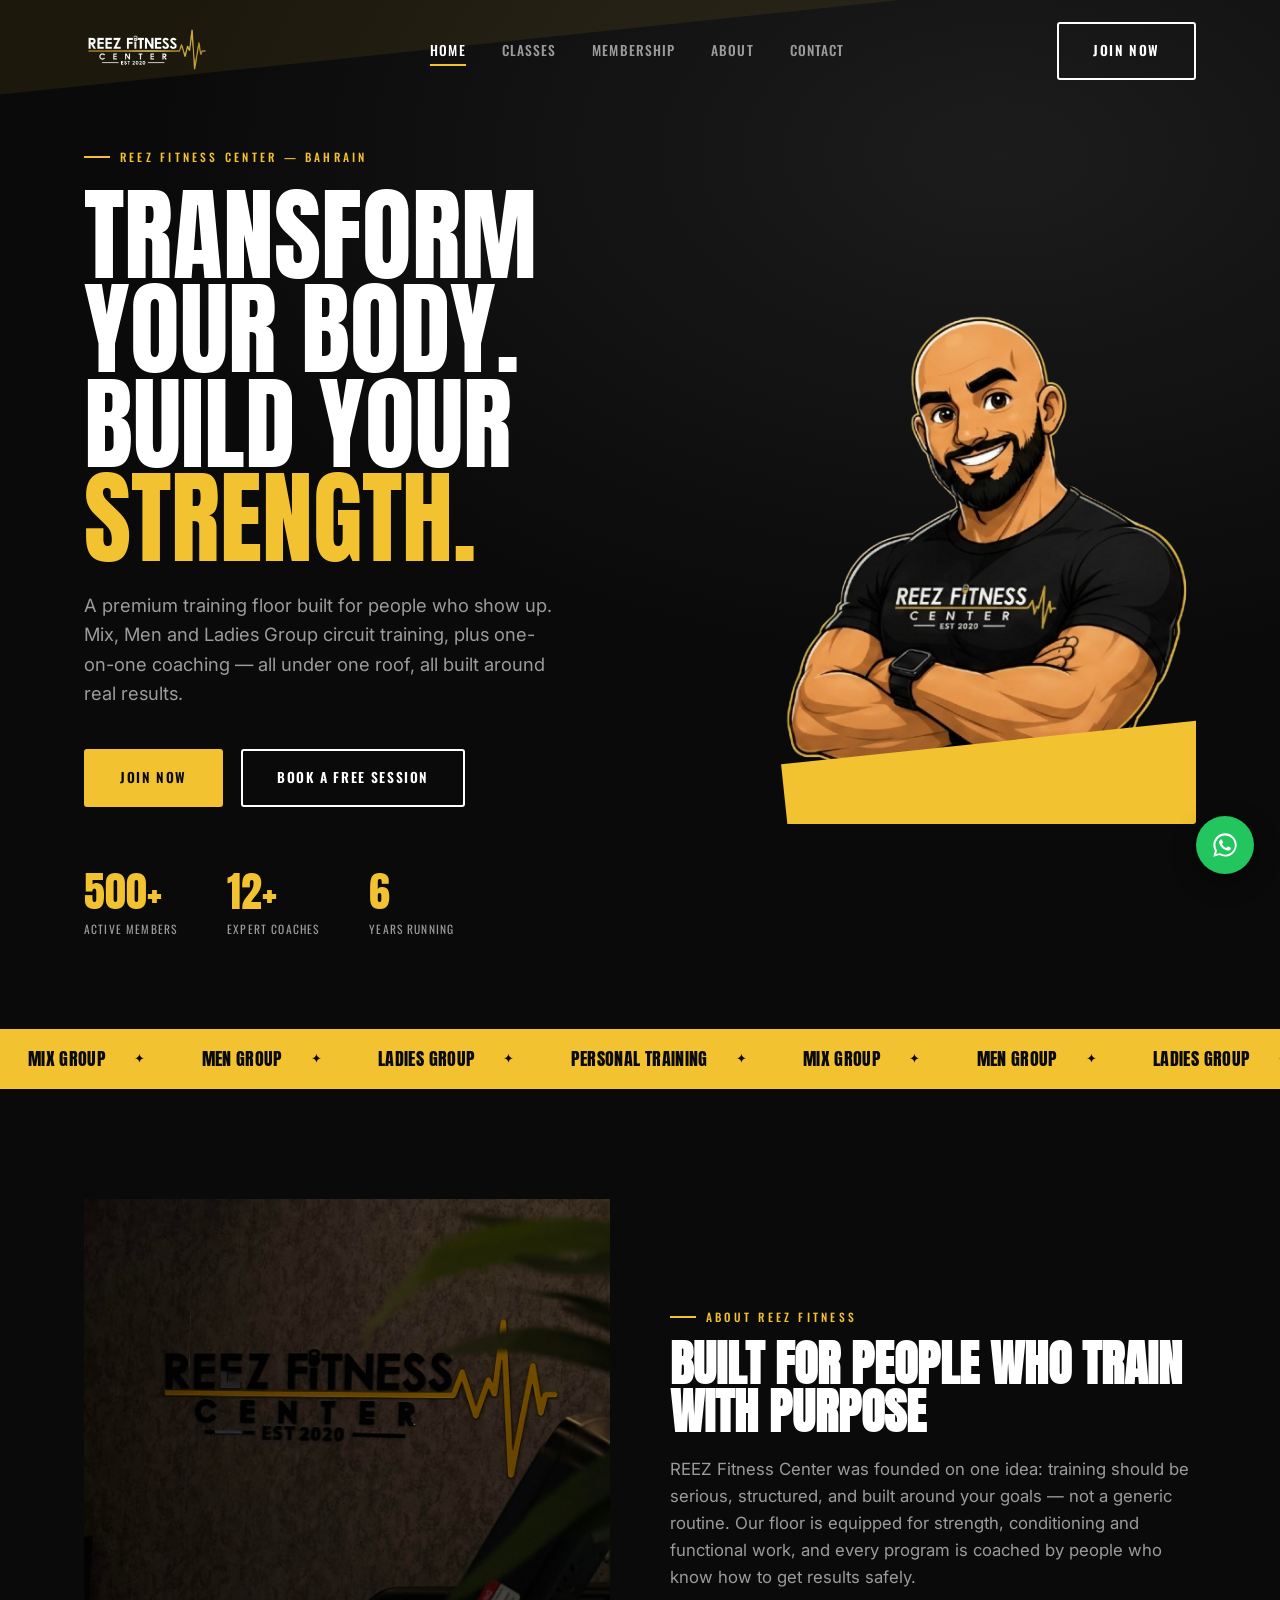
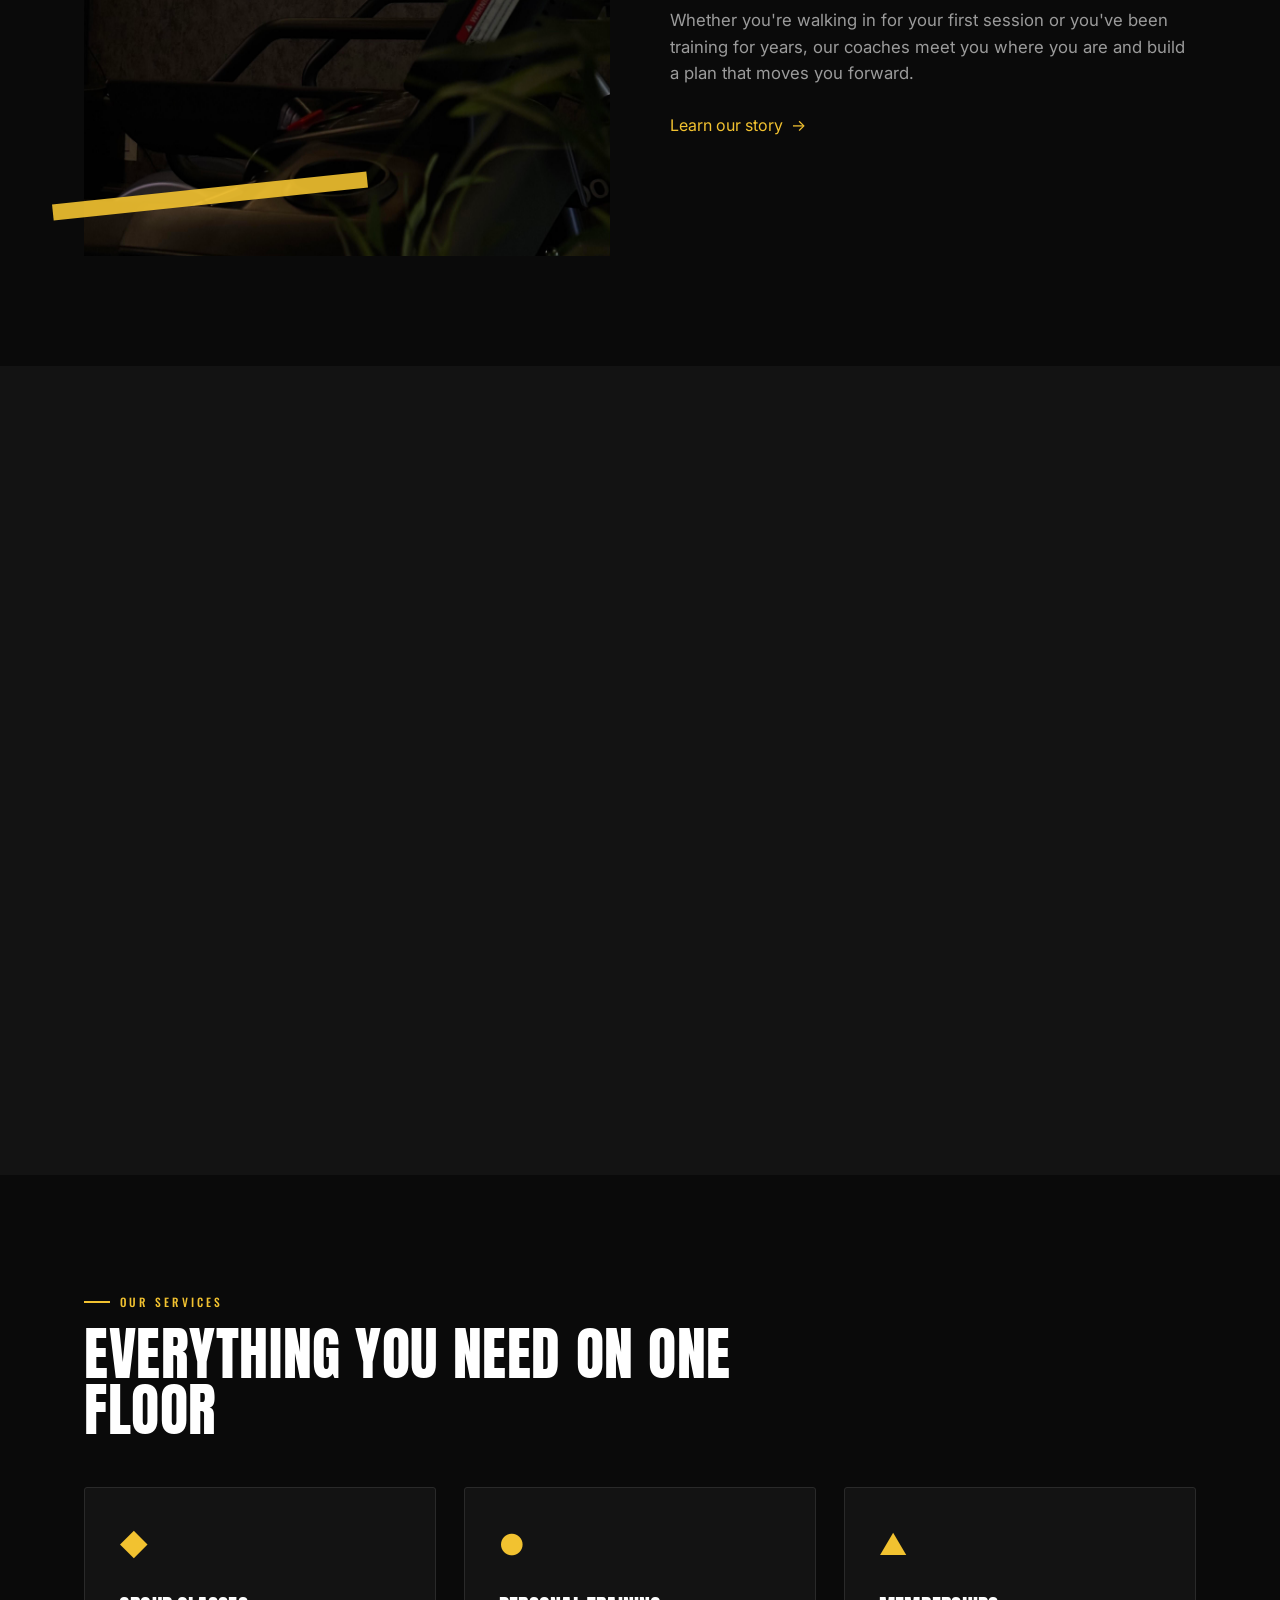
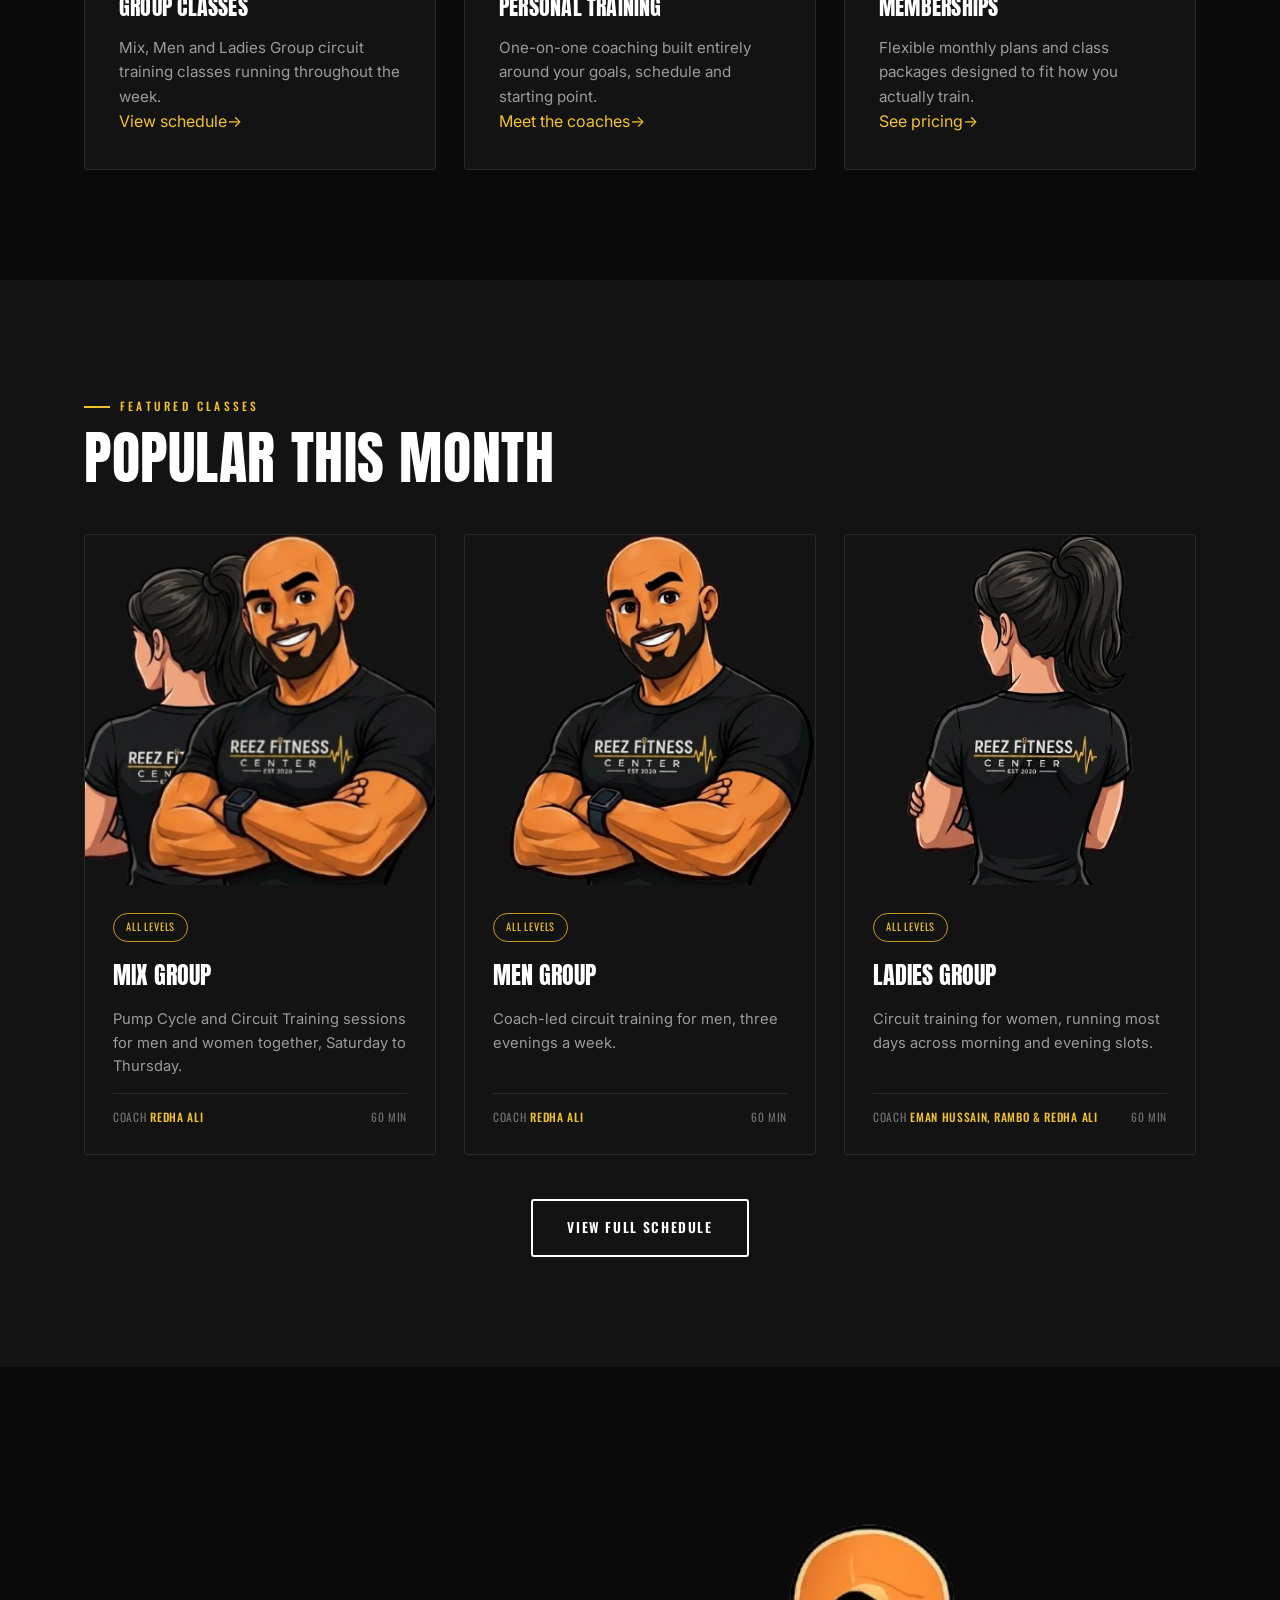
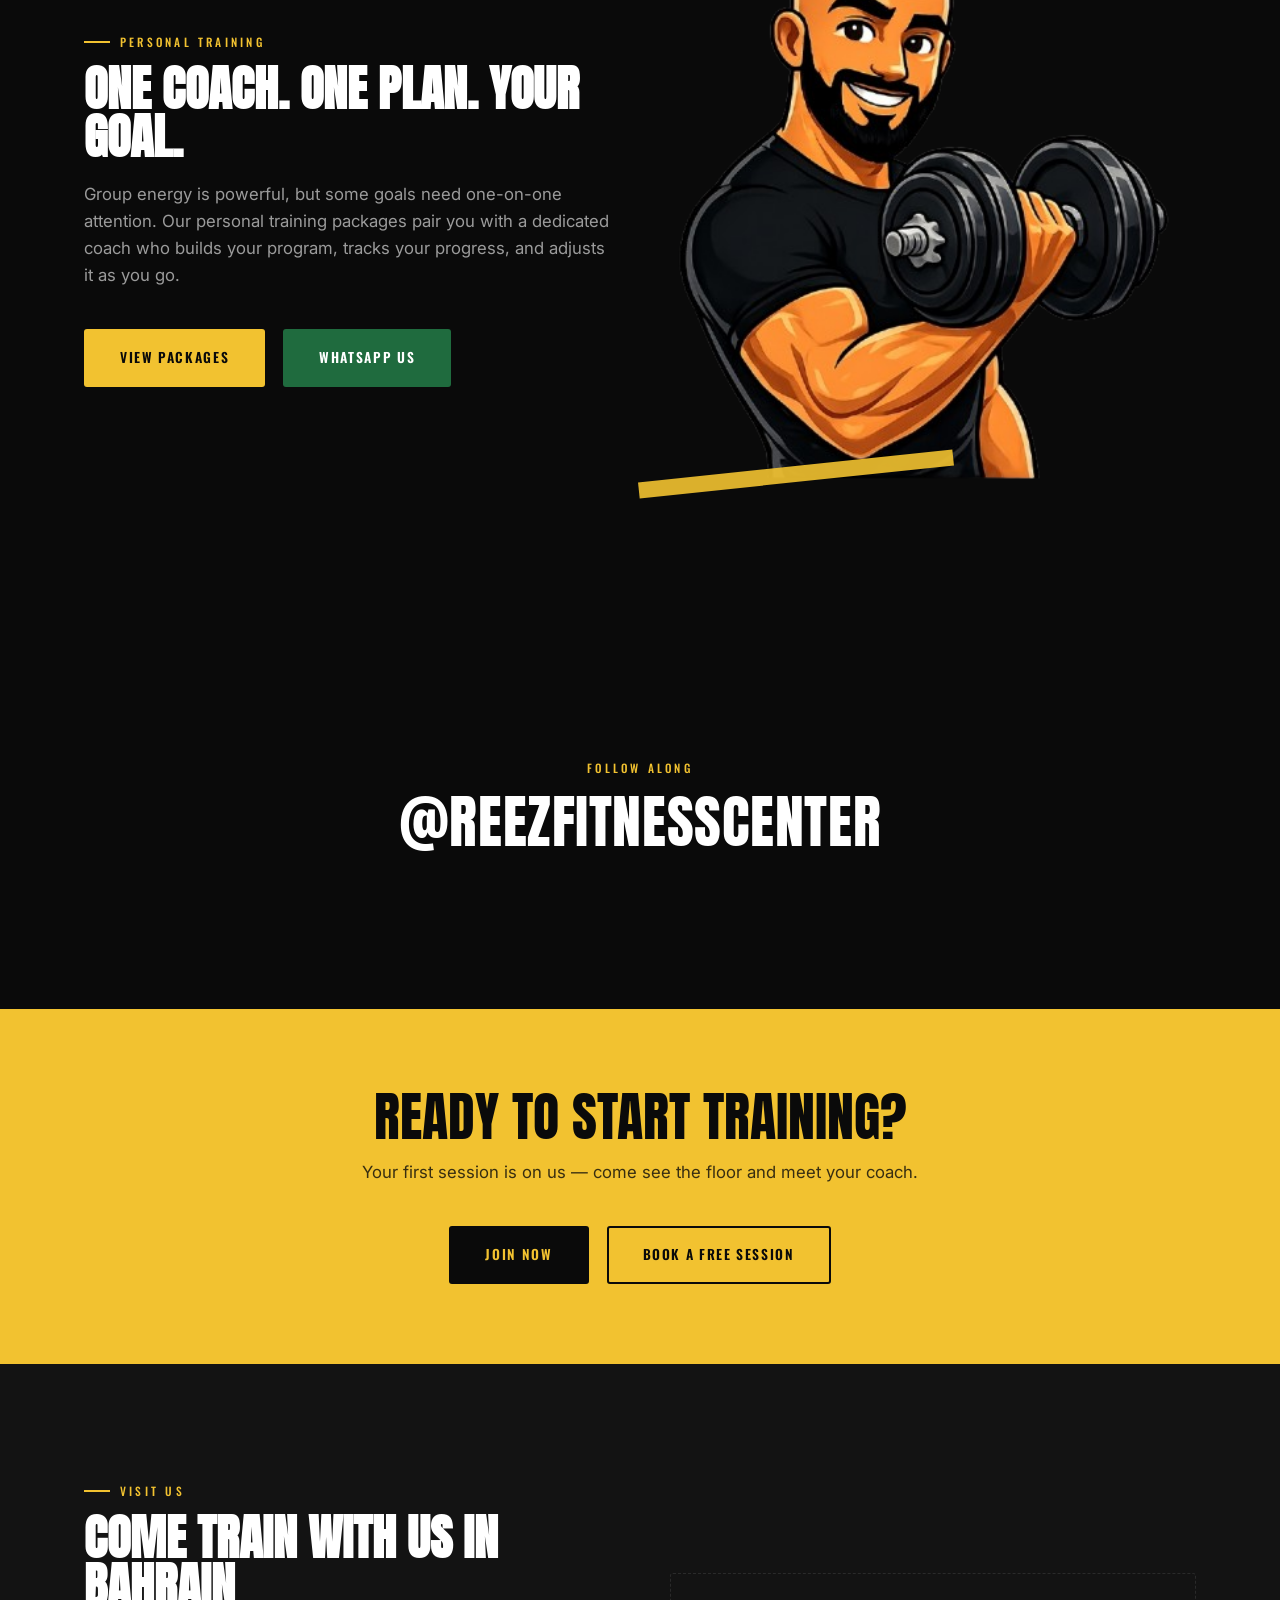
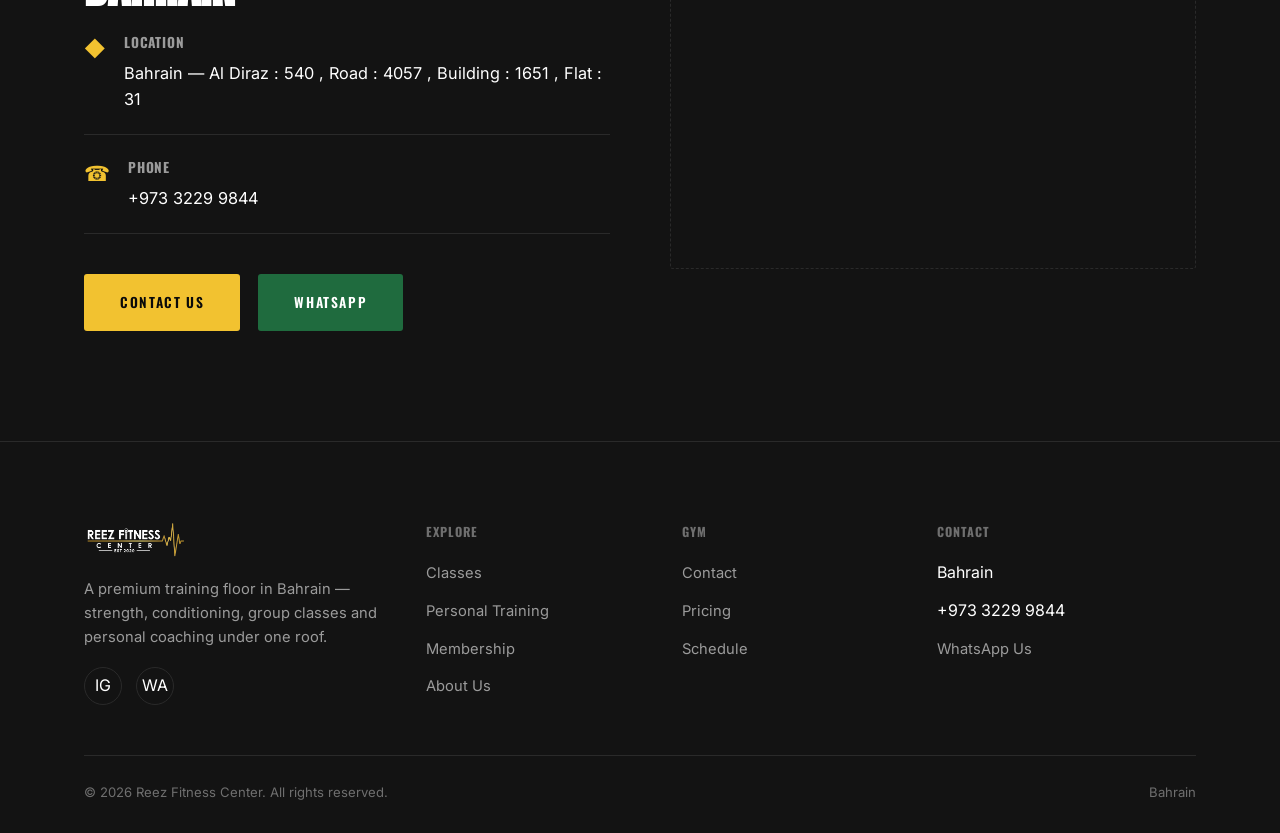
<file: index.html>
<!DOCTYPE html>
<html lang="en">
<head>
<meta charset="UTF-8">
<meta name="viewport" content="width=device-width, initial-scale=1.0">
<title>REEZ Fitness Center | Premium Gym &amp; Personal Training in Bahrain</title>
<meta name="description" content="REEZ Fitness Center — a premium gym in Bahrain offering Mix, Men and Ladies Group circuit training and personal training. Join now or book a free session.">
<link rel="preconnect" href="https://fonts.googleapis.com">
<link rel="preconnect" href="https://fonts.gstatic.com" crossorigin>
<link href="https://fonts.googleapis.com/css2?family=Anton&family=Oswald:wght@400;500;600&family=Inter:wght@400;500;600;700&display=swap" rel="stylesheet">
<link rel="stylesheet" href="css/style.css">
</head>
<body>

<!-- ============ HEADER / NAV ============ -->
<header class="site-header">
  <div class="container">
    <a href="index.html" class="logo"><img src="images/logo.png" alt="Reez Fitness Center" style="height:46px;"></a>
    <nav class="nav-links">
      <a href="index.html" class="is-active">Home</a>
      <a href="classes.html">Classes</a>
      
      <a href="membership.html">Membership</a>
      <a href="about.html">About</a>
      <a href="contact.html">Contact</a>
    </nav>
    <div class="nav-cta">
      <a href="membership.html" class="btn btn-outline">Join Now</a>
      <button class="nav-toggle" aria-label="Toggle menu"><span></span></button>
    </div>
  </div>
</header>

<!-- ============ HERO ============ -->
<section class="hero">
  <div class="the-bar"></div>
  <div class="container hero-grid">
    <div>
      <div class="hero-eyebrow eyebrow">Reez Fitness Center — Bahrain</div>
      <h1>Transform Your Body.<br>Build Your <em>Strength.</em></h1>
      <p class="hero-sub">A premium training floor built for people who show up. Mix, Men and Ladies Group circuit training, plus one-on-one coaching — all under one roof, all built around real results.</p>
      <div class="btn-row">
        <a href="membership.html" class="btn btn-primary">Join Now</a>
        <a href="contact.html" class="btn btn-outline">Book a Free Session</a>
      </div>
      <div class="hero-stats">
        <div class="hero-stat"><div class="num" data-count="500" data-suffix="+">0</div><div class="label">Active Members</div></div>
        <div class="hero-stat"><div class="num" data-count="12" data-suffix="+">0</div><div class="label">Expert Coaches</div></div>
        <div class="hero-stat"><div class="num" data-count="6" data-suffix="">0</div><div class="label">Years Running</div></div>
      </div>
    </div>
    <div class="hero-art">
      <img src="images/hero.png" alt="Reez Fitness Center" style="width:100%;height:100%;object-fit:contain;">
    </div>
  </div>
</section>

<!-- ============ MARQUEE ============ -->
<div class="marquee-strip">
  <div class="marquee-track">
    <span>Mix Group</span><span>Men Group</span><span>Ladies Group</span><span>Personal Training</span>
    <span>Mix Group</span><span>Men Group</span><span>Ladies Group</span><span>Personal Training</span>
  </div>
</div>

<!-- ============ ABOUT REEZ ============ -->
<section>
  <div class="container split">
    <div class="split-media reveal">
      <div class="the-bar"></div>
      <img src="images/gym-interior.jpg" alt="Reez Fitness Center gym interior" style="width:100%;height:100%;object-fit:cover;">
    </div>
    <div class="reveal">
      <div class="eyebrow">About Reez Fitness</div>
      <h2 style="font-family:var(--font-display);text-transform:uppercase;font-size:clamp(2rem,4vw,3rem);margin-top:14px;line-height:1;">Built for people who train with purpose</h2>
      <p style="color:var(--gray);margin-top:20px;font-size:1.05rem;">REEZ Fitness Center was founded on one idea: training should be serious, structured, and built around your goals — not a generic routine. Our floor is equipped for strength, conditioning and functional work, and every program is coached by people who know how to get results safely.</p>
      <p style="color:var(--gray);margin-top:16px;font-size:1.05rem;">Whether you're walking in for your first session or you've been training for years, our coaches meet you where you are and build a plan that moves you forward.</p>
      <a href="about.html" class="btn-ghost" style="margin-top:10px;display:inline-flex;">Learn our story</a>
    </div>
  </div>
</section>

<!-- ============ WHY CHOOSE US ============ -->
<section class="section-alt">
  <div class="container">
    <div class="section-head reveal">
      <div class="eyebrow">Why Reez</div>
      <h2>The difference is in the details</h2>
      <p>Four things that separate a real training program from a treadmill and a hope.</p>
    </div>
    <div class="grid grid-4">
      <div class="card reveal">
        <span class="icon">&#9679;</span>
        <h3>Certified Coaches</h3>
        <p>Every coach on our floor is certified and trained to correct form in real time, not just count reps.</p>
      </div>
      <div class="card reveal">
        <span class="icon">&#9670;</span>
        <h3>Structured Programs</h3>
        <p>No guesswork. Every class and package follows a progression designed to build real, lasting results.</p>
      </div>
      <div class="card reveal">
        <span class="icon">&#9650;</span>
        <h3>Premium Equipment</h3>
        <p>A fully equipped strength and conditioning floor, maintained to a standard that matches the training.</p>
      </div>
      <div class="card reveal">
        <span class="icon">&#9733;</span>
        <h3>Real Community</h3>
        <p>Group classes and a member base that shows up for each other, not just for themselves.</p>
      </div>
    </div>
  </div>
</section>

<!-- ============ OUR SERVICES ============ -->
<section>
  <div class="container">
    <div class="section-head reveal">
      <div class="eyebrow">Our Services</div>
      <h2>Everything you need on one floor</h2>
    </div>
    <div class="grid grid-3">
      <div class="card reveal">
        <span class="icon">&#9670;</span>
        <h3>Group Classes</h3>
        <p>Mix, Men and Ladies Group circuit training classes running throughout the week.</p>
        <a href="classes.html" class="btn-ghost" style="margin-top:16px;">View schedule</a>
      </div>
      <div class="card reveal">
        <span class="icon">&#9679;</span>
        <h3>Personal Training</h3>
        <p>One-on-one coaching built entirely around your goals, schedule and starting point.</p>
        <a href="personal-training.html" class="btn-ghost" style="margin-top:16px;">Meet the coaches</a>
      </div>
      <div class="card reveal">
        <span class="icon">&#9650;</span>
        <h3>Memberships</h3>
        <p>Flexible monthly plans and class packages designed to fit how you actually train.</p>
        <a href="membership.html" class="btn-ghost" style="margin-top:16px;">See pricing</a>
      </div>
    </div>
  </div>
</section>

<!-- ============ FEATURED CLASSES ============ -->
<section class="section-alt">
  <div class="container">
    <div class="section-head reveal">
      <div class="eyebrow">Featured Classes</div>
      <h2>Popular this month</h2>
    </div>
    <div class="grid grid-3">
      <div class="class-card reveal">
        <div class="thumb"><img src="images/class-strength.png" alt="Mix Group class"></div>
        <div class="body">
          <span class="pill">All Levels</span>
          <h3>Mix Group</h3>
          <p>Pump Cycle and Circuit Training sessions for men and women together, Saturday to Thursday.</p>
          <div class="class-meta"><span>Coach <strong>Redha Ali</strong></span><span>60 min</span></div>
        </div>
      </div>
      <div class="class-card reveal">
        <div class="thumb"><img src="images/coach-training.png" alt="Men Group class" ></div>
        <div class="body">
          <span class="pill">All Levels</span>
          <h3>Men Group</h3>
          <p>Coach-led circuit training for men, three evenings a week.</p>
          <div class="class-meta"><span>Coach <strong>Redha Ali</strong></span><span>60 min</span></div>
        </div>
      </div>
      <div class="class-card reveal">
        <div class="thumb"><img src="images/class-womens.png" alt="Ladies Group class"></div>
        <div class="body">
          <span class="pill">All Levels</span>
          <h3>Ladies Group</h3>
          <p>Circuit training for women, running most days across morning and evening slots.</p>
          <div class="class-meta"><span>Coach <strong>Eman Hussain, Rambo &amp; Redha Ali</strong></span><span>60 min</span></div>
        </div>
      </div>
    </div>
    <div class="text-center" style="margin-top:44px;">
      <a href="classes.html" class="btn btn-outline">View Full Schedule</a>
    </div>
  </div>
</section>

<!-- ============ PERSONAL TRAINING TEASER ============ -->
<section>
  <div class="container split">
    <div class="reveal">
      <div class="eyebrow">Personal Training</div>
      <h2 style="font-family:var(--font-display);text-transform:uppercase;font-size:clamp(2rem,4vw,3rem);margin-top:14px;line-height:1;">One coach. One plan. Your goal.</h2>
      <p style="color:var(--gray);margin-top:20px;font-size:1.05rem;">Group energy is powerful, but some goals need one-on-one attention. Our personal training packages pair you with a dedicated coach who builds your program, tracks your progress, and adjusts it as you go.</p>
      <div class="btn-row">
        <a href="personal-training.html" class="btn btn-primary">View Packages</a>
        <a href="https://wa.me/97332299844" class="btn btn-whatsapp" target="_blank" rel="noopener">WhatsApp Us</a>
      </div>
    </div>
    <div class="split-media reveal">
      <div class="the-bar"></div>
      <img src="images/d.png" alt="Reez Fitness coach demonstrating training form" style="width:100%;height:100%;object-fit:cover;">
    </div>
  </div>
</section>

<!-- ============ TESTIMONIALS ============ -->
<!-- No real reviews yet — add real client testimonials here using the same testi-card structure:
<div class="testi-card reveal">
  <div class="stars">&#9733;&#9733;&#9733;&#9733;&#9733;</div>
  <p>Review text here.</p>
  <div class="who"><div class="avatar">X</div><div><div class="name">Client Name</div><div class="since">Member since 20XX</div></div></div>
</div>
-->
<section class="section-alt" style="display:none;">
  <div class="container">
    <div class="section-head center reveal" style="margin-left:auto;margin-right:auto;">
      <div class="eyebrow">Client Results</div>
      <h2>Real members. Real progress.</h2>
    </div>
    <div class="grid grid-3">
    </div>
  </div>
</section>

<!-- ============ INSTAGRAM ============ -->
<section>
  <div class="container">
    <div class="section-head center reveal" style="margin-left:auto;margin-right:auto;">
      <div class="eyebrow">Follow Along</div>
      <h2>@reezfitnesscenter</h2>
    </div>
  </div>
 
</section>

<!-- ============ CTA ============ -->
<section class="cta-banner">
  <div class="container">
    <h2>Ready to Start Training?</h2>
    <p>Your first session is on us — come see the floor and meet your coach.</p>
    <div class="btn-row">
      <a href="membership.html" class="btn btn-primary">Join Now</a>
      <a href="contact.html" class="btn btn-outline">Book a Free Session</a>
    </div>
  </div>
</section>

<!-- ============ CONTACT TEASER ============ -->
<section class="section-alt">
  <div class="container split">
    <div class="reveal">
      <div class="eyebrow">Visit Us</div>
      <h2 style="font-family:var(--font-display);text-transform:uppercase;font-size:clamp(2rem,4vw,3rem);margin-top:14px;line-height:1;">Come train with us in Bahrain</h2>
      <div class="info-block"><span class="icon">&#9670;</span><div><h3>Location</h3><p>Bahrain — Al Diraz : 540 , Road : 4057 , Building : 1651 , Flat : 31 </p></div></div>
      <div class="info-block"><span class="icon">&#9742;</span><div><h3>Phone</h3><p>+973 3229 9844</p></div></div>
      <div class="btn-row">
        <a href="contact.html" class="btn btn-primary">Contact Us</a>
        <a href="https://wa.me/97332299844" class="btn btn-whatsapp" target="_blank" rel="noopener">WhatsApp</a>
      </div>
    </div>
    <div class="map-placeholder reveal" style="margin-top:36px;padding:0;overflow:hidden;">
  <iframe src="https://www.google.com/maps/embed?pb=!1m18!1m12!1m3!1d3579.4328150114675!2d50.45760417519909!3d26.215122777069826!2m3!1f0!2f0!3f0!3m2!1i1024!2i768!4f13.1!3m3!1m2!1s0x3e49a5b4d1fcc36d%3A0x4360c2609f2ffa8!2sReez%20Fitness%20Center!5e0!3m2!1sen!2sbh!4v1784715094102!5m2!1sen!2sbh" width="600" height="450" style="border:0;width:100%;height:100%;" allowfullscreen="" loading="lazy" referrerpolicy="strict-origin-when-cross-origin"></iframe>
</div>
  </div>
</section>

<!-- ============ FOOTER ============ -->
<footer class="site-footer">
  <div class="container">
    <div class="footer-grid">
      <div class="footer-brand">
        <a href="index.html" class="logo"><img src="images/logo.png" alt="Reez Fitness Center" style="height:38px;"></a>
        <p>A premium training floor in Bahrain — strength, conditioning, group classes and personal coaching under one roof.</p>
        <div class="footer-social">
          <a href="https://instagram.com/reezfitnesscenter" target="_blank" rel="noopener" aria-label="Instagram">IG</a>
          <a href="https://wa.me/97332299844" aria-label="WhatsApp" target="_blank" rel="noopener">WA</a>
        </div>
      </div>
      <div class="footer-col">
        <h4>Explore</h4>
        <ul>
          <li><a href="classes.html">Classes</a></li>
          <li><a href="personal-training.html">Personal Training</a></li>
          <li><a href="membership.html">Membership</a></li>
          <li><a href="about.html">About Us</a></li>
        </ul>
      </div>
      <div class="footer-col">
        <h4>Gym</h4>
        <ul>
          <li><a href="contact.html">Contact</a></li>
          <li><a href="membership.html">Pricing</a></li>
          <li><a href="classes.html">Schedule</a></li>
        </ul>
      </div>
      <div class="footer-col">
        <h4>Contact</h4>
        <ul>
          <li>Bahrain</li>
          <li>+973 3229 9844</li>
          <li><a href="https://wa.me/97332299844" target="_blank" rel="noopener">WhatsApp Us</a></li>
        </ul>
      </div>
    </div>
    <div class="footer-bottom">
      <span>&copy; <span id="year"></span> Reez Fitness Center. All rights reserved.</span>
      <span>Bahrain</span>
    </div>
  </div>
</footer>

<a href="https://wa.me/97332299844" class="whatsapp-float" target="_blank" rel="noopener" aria-label="Chat on WhatsApp">
  <svg viewBox="0 0 32 32"><path d="M16.02 2.667c-7.36 0-13.334 5.973-13.334 13.333 0 2.352.615 4.646 1.784 6.667L2.667 29.333l6.85-1.77a13.29 13.29 0 0 0 6.5 1.704h.006c7.36 0 13.333-5.973 13.333-13.333 0-3.563-1.387-6.913-3.906-9.43a13.245 13.245 0 0 0-9.43-3.837zm0 24.4a11.02 11.02 0 0 1-5.62-1.54l-.403-.24-4.066 1.05 1.086-3.963-.263-.407a11.017 11.017 0 0 1-1.694-5.87c0-6.113 4.977-11.09 11.096-11.09a11.02 11.02 0 0 1 7.844 3.25 11.024 11.024 0 0 1 3.246 7.844c0 6.117-4.976 11.09-11.13 11.09l-.05-.124zm6.086-8.31c-.334-.167-1.977-.977-2.284-1.087-.307-.11-.53-.167-.753.167-.223.333-.863 1.087-1.06 1.31-.196.223-.39.25-.723.084-.334-.167-1.41-.52-2.687-1.657-.993-.886-1.663-1.98-1.86-2.313-.196-.333-.02-.514.147-.68.15-.15.334-.39.5-.584.167-.194.223-.333.334-.556.11-.223.055-.417-.028-.584-.083-.166-.753-1.81-1.03-2.48-.272-.65-.548-.563-.753-.573-.196-.01-.417-.01-.64-.01a1.23 1.23 0 0 0-.89.417c-.306.334-1.166 1.14-1.166 2.78 0 1.64 1.194 3.223 1.36 3.446.167.223 2.35 3.59 5.69 5.033.795.343 1.415.548 1.9.7.798.253 1.523.217 2.097.132.64-.095 1.977-.807 2.256-1.587.28-.78.28-1.446.196-1.586-.083-.14-.306-.223-.64-.39z"/></svg>
</a>

<script src="js/main.js"></script>
</body>
</html>
</file>
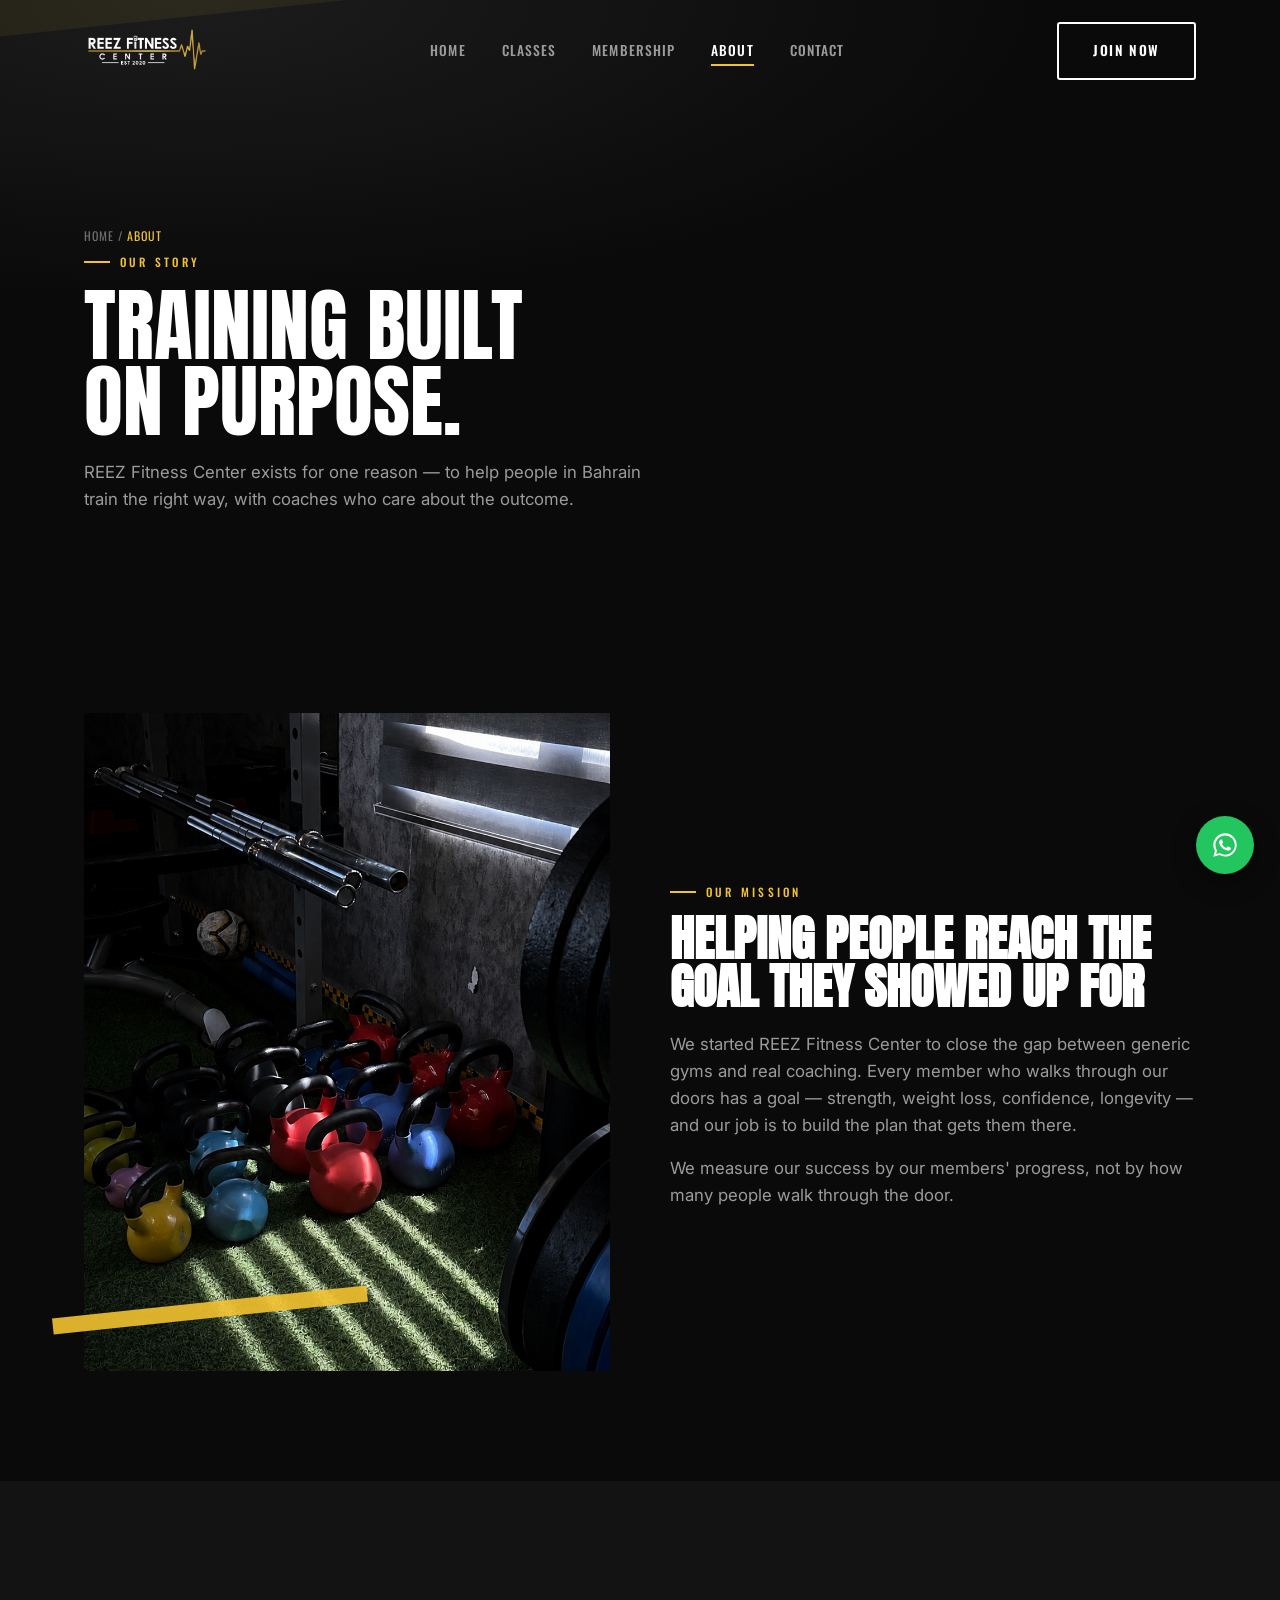
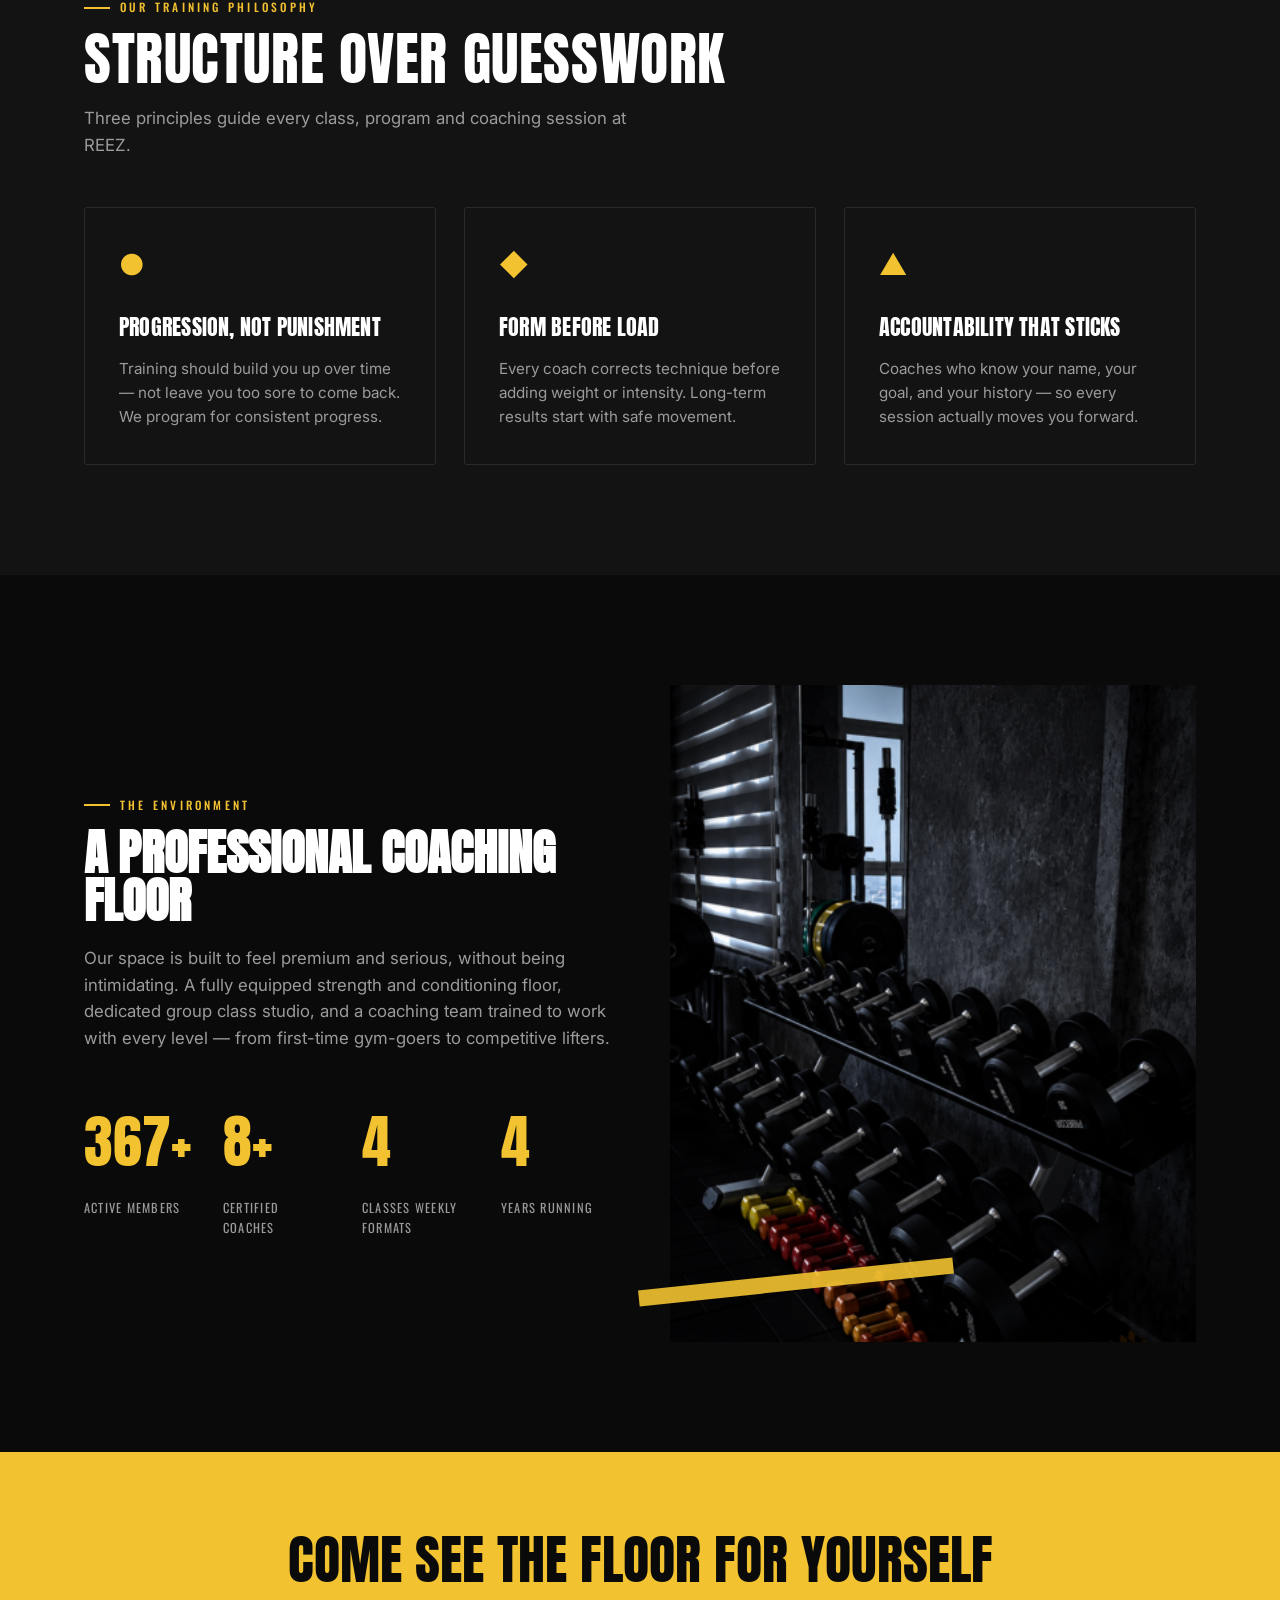
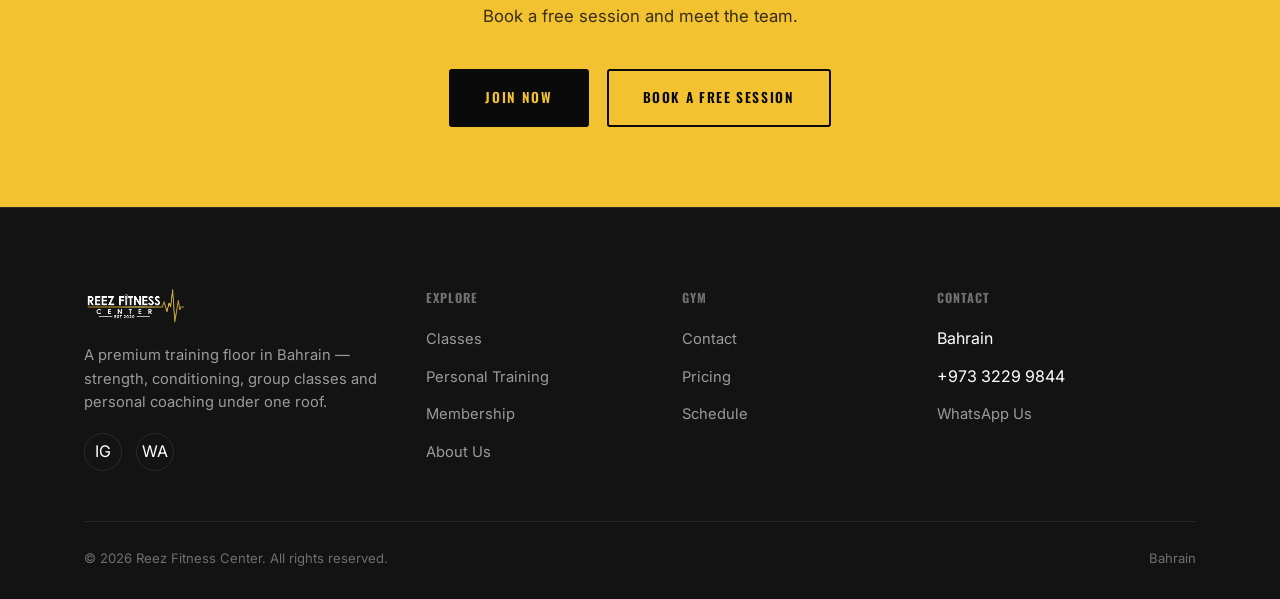
<file: about.html>
<!DOCTYPE html>
<html lang="en">
<head>
<meta charset="UTF-8">
<meta name="viewport" content="width=device-width, initial-scale=1.0">
<title>About Us | REEZ Fitness Center</title>
<meta name="description" content="Learn about REEZ Fitness Center's mission, training philosophy and coaching environment in Bahrain.">
<link rel="preconnect" href="https://fonts.googleapis.com">
<link rel="preconnect" href="https://fonts.gstatic.com" crossorigin>
<link href="https://fonts.googleapis.com/css2?family=Anton&family=Oswald:wght@400;500;600&family=Inter:wght@400;500;600;700&display=swap" rel="stylesheet">
<link rel="stylesheet" href="css/style.css">
</head>
<body>

<header class="site-header">
  <div class="container">
    <a href="index.html" class="logo"><img src="images/logo.png" alt="Reez Fitness Center" style="height:46px;"></a>
    <nav class="nav-links">
      <a href="index.html">Home</a>
      <a href="classes.html">Classes</a>
      
      <a href="membership.html">Membership</a>
      <a href="about.html" class="is-active">About</a>
      <a href="contact.html">Contact</a>
    </nav>
    <div class="nav-cta">
      <a href="membership.html" class="btn btn-outline">Join Now</a>
      <button class="nav-toggle" aria-label="Toggle menu"><span></span></button>
    </div>
  </div>
</header>

<section class="page-header">
  <div class="the-bar"></div>
  <div class="container">
    <div class="breadcrumb"><a href="index.html">Home</a> / <span class="yellow">About</span></div>
    <div class="eyebrow">Our Story</div>
    <h1>Training built<br>on purpose.</h1>
    <p>REEZ Fitness Center exists for one reason — to help people in Bahrain train the right way, with coaches who care about the outcome.</p>
  </div>
</section>

<!-- MISSION -->
<section>
  <div class="container split">
    <div class="split-media reveal">
      <div class="the-bar"></div>
      <img src="images/about-1.png" alt="Reez Fitness Center gym floor" style="width:100%;height:100%;object-fit:cover;">
    </div>
    <div class="reveal">
      <div class="eyebrow">Our Mission</div>
      <h2 style="font-family:var(--font-display);text-transform:uppercase;font-size:clamp(2rem,4vw,3rem);margin-top:14px;line-height:1;">Helping people reach the goal they showed up for</h2>
      <p style="color:var(--gray);margin-top:20px;font-size:1.05rem;">We started REEZ Fitness Center to close the gap between generic gyms and real coaching. Every member who walks through our doors has a goal — strength, weight loss, confidence, longevity — and our job is to build the plan that gets them there.</p>
      <p style="color:var(--gray);margin-top:16px;font-size:1.05rem;">We measure our success by our members' progress, not by how many people walk through the door.</p>
    </div>
  </div>
</section>

<!-- PHILOSOPHY -->
<section class="section-alt">
  <div class="container">
    <div class="section-head reveal">
      <div class="eyebrow">Our Training Philosophy</div>
      <h2>Structure over guesswork</h2>
      <p>Three principles guide every class, program and coaching session at REEZ.</p>
    </div>
    <div class="grid grid-3">
      <div class="card reveal">
        <span class="icon">&#9679;</span>
        <h3>Progression, Not Punishment</h3>
        <p>Training should build you up over time — not leave you too sore to come back. We program for consistent progress.</p>
      </div>
      <div class="card reveal">
        <span class="icon">&#9670;</span>
        <h3>Form Before Load</h3>
        <p>Every coach corrects technique before adding weight or intensity. Long-term results start with safe movement.</p>
      </div>
      <div class="card reveal">
        <span class="icon">&#9650;</span>
        <h3>Accountability That Sticks</h3>
        <p>Coaches who know your name, your goal, and your history — so every session actually moves you forward.</p>
      </div>
    </div>
  </div>
</section>

<!-- COACHING ENVIRONMENT -->
<section>
  <div class="container split">
    <div class="reveal">
      <div class="eyebrow">The Environment</div>
      <h2 style="font-family:var(--font-display);text-transform:uppercase;font-size:clamp(2rem,4vw,3rem);margin-top:14px;line-height:1;">A professional coaching floor</h2>
      <p style="color:var(--gray);margin-top:20px;font-size:1.05rem;">Our space is built to feel premium and serious, without being intimidating. A fully equipped strength and conditioning floor, dedicated group class studio, and a coaching team trained to work with every level — from first-time gym-goers to competitive lifters.</p>
      <div class="stats-row" style="margin-top:44px;text-align:left;">
        <div class="stat"><div class="num" data-count="500" data-suffix="+">0</div><div class="label">Active Members</div></div>
        <div class="stat"><div class="num" data-count="12" data-suffix="+">0</div><div class="label">Certified Coaches</div></div>
        <div class="stat"><div class="num" data-count="6" data-suffix="">0</div><div class="label">Classes Weekly Formats</div></div>
        <div class="stat"><div class="num" data-count="6" data-suffix="">0</div><div class="label">Years Running</div></div>
      </div>
    </div>
    <div class="split-media reveal">
      <div class="the-bar"></div>
<img src="images/abut-2.png" alt="Reez Fitness Center gym floor" style="width:100%;height:100%;object-fit:cover;">    </div>
  </div>
</section>

<section class="cta-banner">
  <div class="container">
    <h2>Come see the floor for yourself</h2>
    <p>Book a free session and meet the team.</p>
    <div class="btn-row">
      <a href="membership.html" class="btn btn-primary">Join Now</a>
      <a href="contact.html" class="btn btn-outline">Book a Free Session</a>
    </div>
  </div>
</section>

<footer class="site-footer">
  <div class="container">
    <div class="footer-grid">
      <div class="footer-brand">
        <a href="index.html" class="logo"><img src="images/logo.png" alt="Reez Fitness Center" style="height:38px;"></a>
        <p>A premium training floor in Bahrain — strength, conditioning, group classes and personal coaching under one roof.</p>
        <div class="footer-social">
          <a href="https://instagram.com/reezfitnesscenter" target="_blank" rel="noopener" aria-label="Instagram">IG</a>
          <a href="https://wa.me/97332299844" aria-label="WhatsApp" target="_blank" rel="noopener">WA</a>
        </div>
      </div>
      <div class="footer-col">
        <h4>Explore</h4>
        <ul>
          <li><a href="classes.html">Classes</a></li>
          <li><a href="personal-training.html">Personal Training</a></li>
          <li><a href="membership.html">Membership</a></li>
          <li><a href="about.html">About Us</a></li>
        </ul>
      </div>
      <div class="footer-col">
        <h4>Gym</h4>
        <ul>
          <li><a href="contact.html">Contact</a></li>
          <li><a href="membership.html">Pricing</a></li>
          <li><a href="classes.html">Schedule</a></li>
        </ul>
      </div>
      <div class="footer-col">
        <h4>Contact</h4>
        <ul>
          <li>Bahrain</li>
          <li>+973 3229 9844</li>
          <li><a href="https://wa.me/97332299844" target="_blank" rel="noopener">WhatsApp Us</a></li>
        </ul>
      </div>
    </div>
    <div class="footer-bottom">
      <span>&copy; <span id="year"></span> Reez Fitness Center. All rights reserved.</span>
      <span>Bahrain</span>
    </div>
  </div>
</footer>

<a href="https://wa.me/97332299844" class="whatsapp-float" target="_blank" rel="noopener" aria-label="Chat on WhatsApp">
  <svg viewBox="0 0 32 32"><path d="M16.02 2.667c-7.36 0-13.334 5.973-13.334 13.333 0 2.352.615 4.646 1.784 6.667L2.667 29.333l6.85-1.77a13.29 13.29 0 0 0 6.5 1.704h.006c7.36 0 13.333-5.973 13.333-13.333 0-3.563-1.387-6.913-3.906-9.43a13.245 13.245 0 0 0-9.43-3.837zm0 24.4a11.02 11.02 0 0 1-5.62-1.54l-.403-.24-4.066 1.05 1.086-3.963-.263-.407a11.017 11.017 0 0 1-1.694-5.87c0-6.113 4.977-11.09 11.096-11.09a11.02 11.02 0 0 1 7.844 3.25 11.024 11.024 0 0 1 3.246 7.844c0 6.117-4.976 11.09-11.13 11.09l-.05-.124zm6.086-8.31c-.334-.167-1.977-.977-2.284-1.087-.307-.11-.53-.167-.753.167-.223.333-.863 1.087-1.06 1.31-.196.223-.39.25-.723.084-.334-.167-1.41-.52-2.687-1.657-.993-.886-1.663-1.98-1.86-2.313-.196-.333-.02-.514.147-.68.15-.15.334-.39.5-.584.167-.194.223-.333.334-.556.11-.223.055-.417-.028-.584-.083-.166-.753-1.81-1.03-2.48-.272-.65-.548-.563-.753-.573-.196-.01-.417-.01-.64-.01a1.23 1.23 0 0 0-.89.417c-.306.334-1.166 1.14-1.166 2.78 0 1.64 1.194 3.223 1.36 3.446.167.223 2.35 3.59 5.69 5.033.795.343 1.415.548 1.9.7.798.253 1.523.217 2.097.132.64-.095 1.977-.807 2.256-1.587.28-.78.28-1.446.196-1.586-.083-.14-.306-.223-.64-.39z"/></svg>
</a>

<script src="js/main.js"></script>
</body>
</html>
</file>
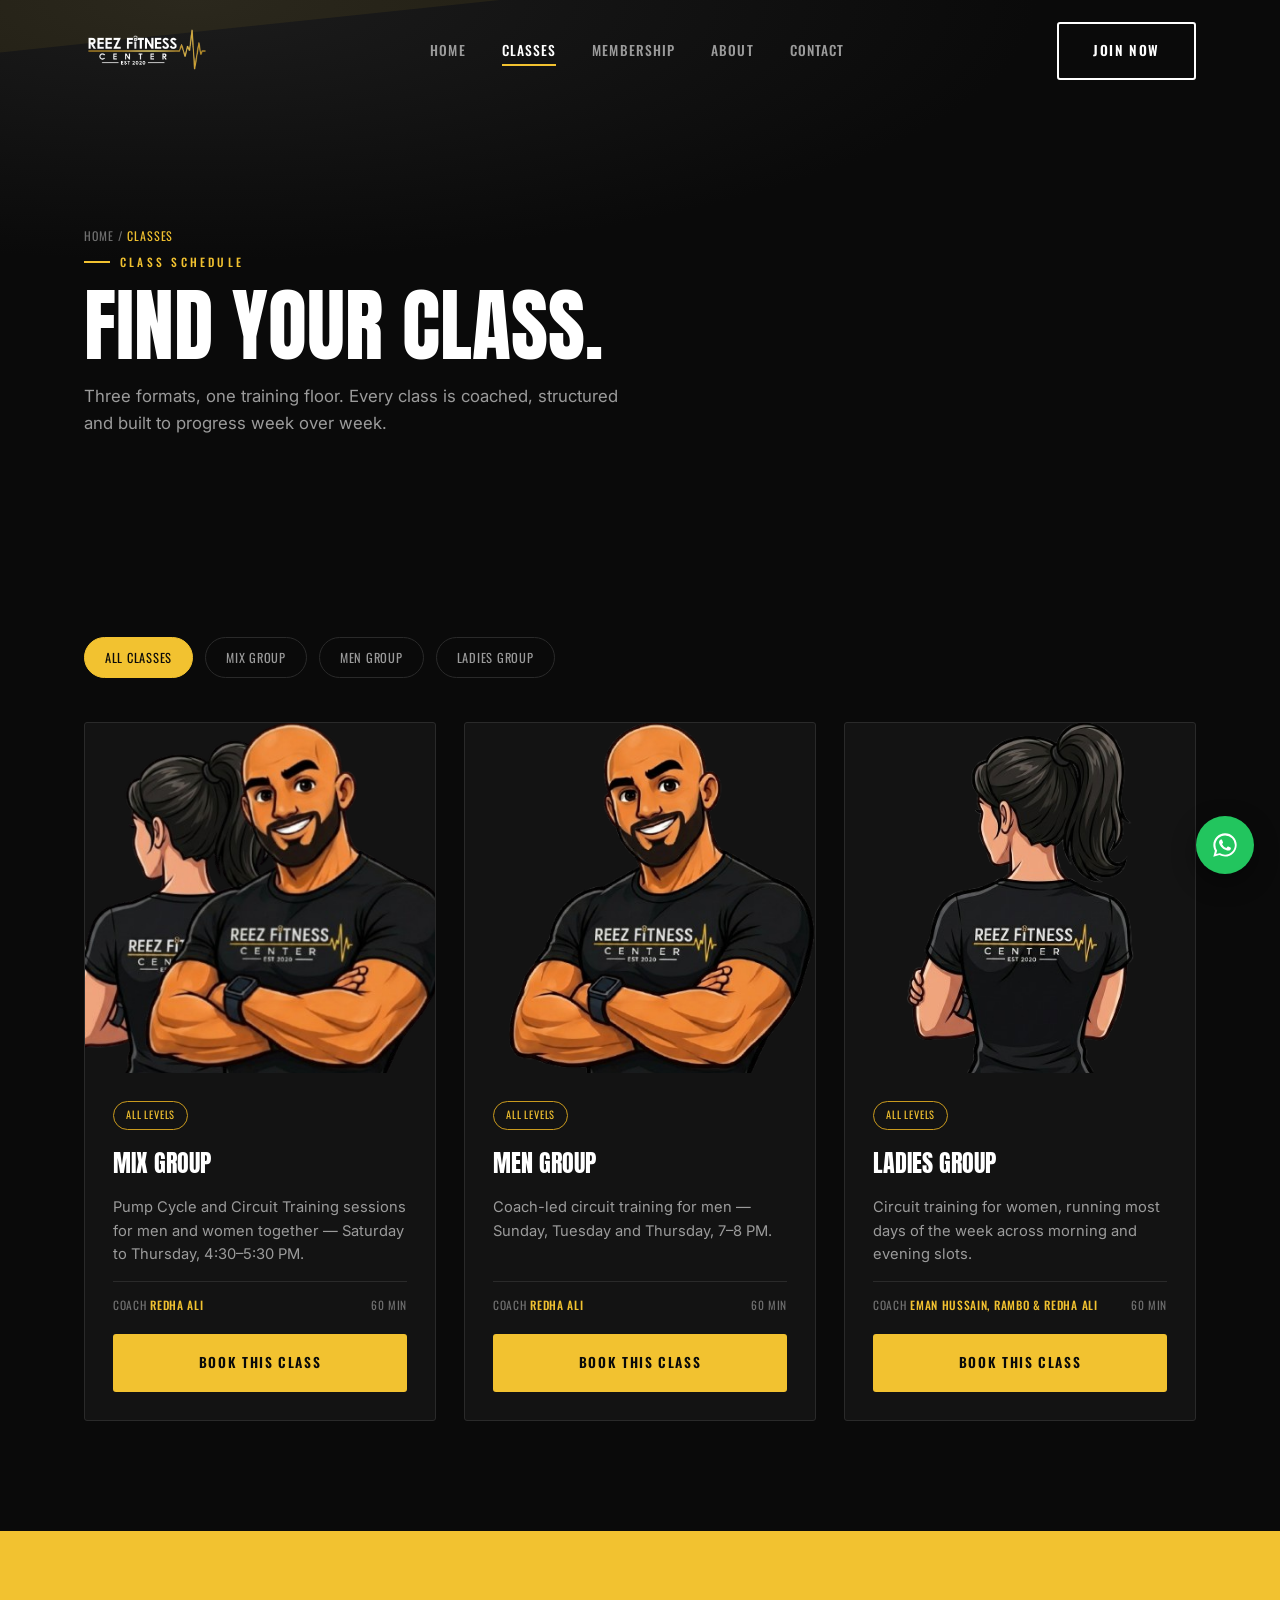
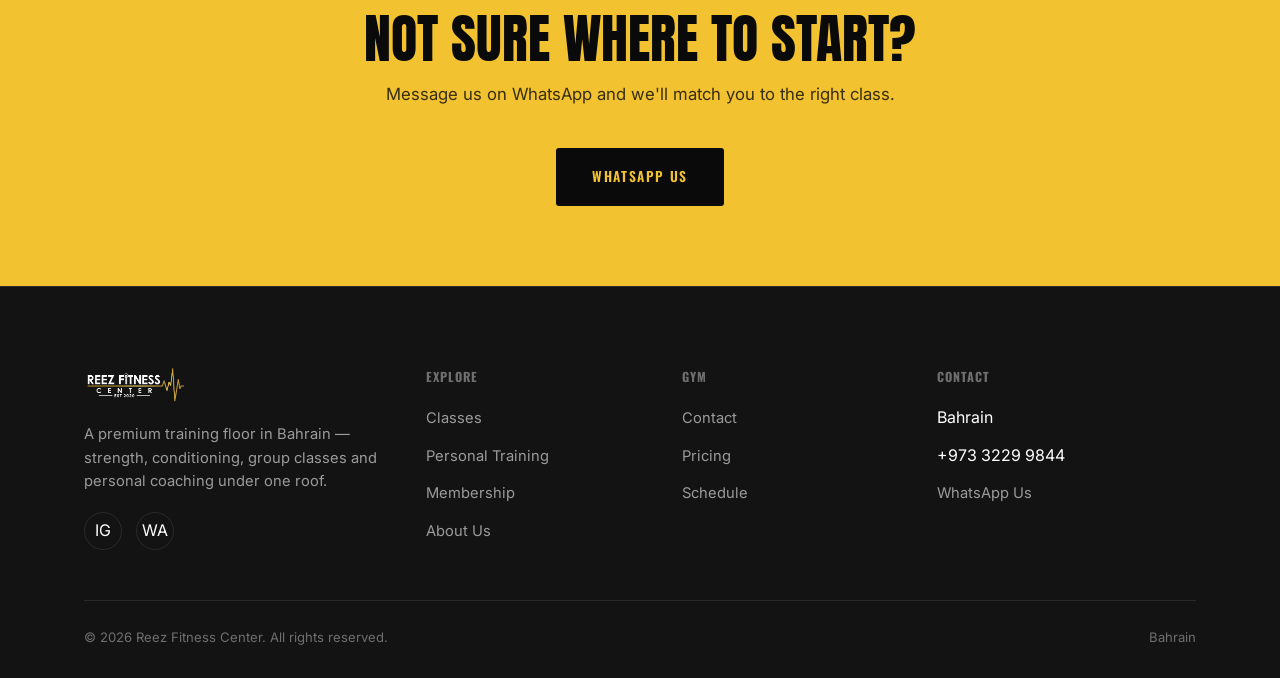
<file: classes.html>
<!DOCTYPE html>
<html lang="en">
<head>
<meta charset="UTF-8">
<meta name="viewport" content="width=device-width, initial-scale=1.0">
<title>Classes | REEZ Fitness Center</title>
<meta name="description" content="Explore REEZ Fitness Center's class schedule — Mix Group, Men Group and Ladies Group circuit training, running throughout the week.">
<link rel="preconnect" href="https://fonts.googleapis.com">
<link rel="preconnect" href="https://fonts.gstatic.com" crossorigin>
<link href="https://fonts.googleapis.com/css2?family=Anton&family=Oswald:wght@400;500;600&family=Inter:wght@400;500;600;700&display=swap" rel="stylesheet">
<link rel="stylesheet" href="css/style.css">
</head>
<body>

<header class="site-header">
  <div class="container">
    <a href="index.html" class="logo"><img src="images/logo.png" alt="Reez Fitness Center" style="height:46px;"></a>
    <nav class="nav-links">
      <a href="index.html">Home</a>
      <a href="classes.html" class="is-active">Classes</a>
      
      <a href="membership.html">Membership</a>
      <a href="about.html">About</a>
      <a href="contact.html">Contact</a>
    </nav>
    <div class="nav-cta">
      <a href="membership.html" class="btn btn-outline">Join Now</a>
      <button class="nav-toggle" aria-label="Toggle menu"><span></span></button>
    </div>
  </div>
</header>

<section class="page-header">
  <div class="the-bar"></div>
  <div class="container">
    <div class="breadcrumb"><a href="index.html">Home</a> / <span class="yellow">Classes</span></div>
    <div class="eyebrow">Class Schedule</div>
    <h1>Find your class.</h1>
    <p>Three formats, one training floor. Every class is coached, structured and built to progress week over week.</p>
  </div>
</section>

<section>
  <div class="container">
    <div class="filter-row reveal">
      <button class="filter-btn is-active" data-filter="all">All Classes</button>
      <button class="filter-btn" data-filter="mix">Mix Group</button>
      <button class="filter-btn" data-filter="men">Men Group</button>
      <button class="filter-btn" data-filter="ladies">Ladies Group</button>
    </div>

    <div class="grid grid-3">

      <div class="class-card reveal" data-category="mix">
        <div class="thumb"><img src="images/class-strength.png" alt="Mix Group class"></div>
        <div class="body">
          <span class="pill">All Levels</span>
          <h3>Mix Group</h3>
          <p>Pump Cycle and Circuit Training sessions for men and women together — Saturday to Thursday, 4:30–5:30 PM.</p>
          <div class="class-meta"><span>Coach <strong>Redha Ali</strong></span><span>60 min</span></div>
          <a href="https://wa.me/97332299844" class="btn btn-primary" target="_blank" rel="noopener">Book This Class</a>
        </div>
      </div>

      <div class="class-card reveal" data-category="men">
        <div class="thumb"><img src="images/coach-training.png" alt="Men Group class"></div>
        <div class="body">
          <span class="pill">All Levels</span>
          <h3>Men Group</h3>
          <p>Coach-led circuit training for men — Sunday, Tuesday and Thursday, 7–8 PM.</p>
          <div class="class-meta"><span>Coach <strong>Redha Ali</strong></span><span>60 min</span></div>
          <a href="https://wa.me/97332299844" class="btn btn-primary" target="_blank" rel="noopener">Book This Class</a>
        </div>
      </div>

      <div class="class-card reveal" data-category="ladies">
        <div class="thumb"><img src="images/class-womens.png" alt="Ladies Group class"></div>
        <div class="body">
          <span class="pill">All Levels</span>
          <h3>Ladies Group</h3>
          <p>Circuit training for women, running most days of the week across morning and evening slots.</p>
          <div class="class-meta"><span>Coach <strong>Eman Hussain, Rambo &amp; Redha Ali</strong></span><span>60 min</span></div>
          <a href="https://wa.me/97332299844" class="btn btn-primary" target="_blank" rel="noopener">Book This Class</a>
        </div>
      </div>

    </div>
  </div>
</section>

<section class="cta-banner">
  <div class="container">
    <h2>Not sure where to start?</h2>
    <p>Message us on WhatsApp and we'll match you to the right class.</p>
    <div class="btn-row">
      <a href="https://wa.me/97332299844" class="btn btn-primary" target="_blank" rel="noopener">WhatsApp Us</a>
    </div>
  </div>
</section>

<footer class="site-footer">
  <div class="container">
    <div class="footer-grid">
      <div class="footer-brand">
        <a href="index.html" class="logo"><img src="images/logo.png" alt="Reez Fitness Center" style="height:38px;"></a>
        <p>A premium training floor in Bahrain — strength, conditioning, group classes and personal coaching under one roof.</p>
        <div class="footer-social">
          <a href="https://instagram.com/reezfitnesscenter" target="_blank" rel="noopener" aria-label="Instagram">IG</a>
          <a href="https://wa.me/97332299844" aria-label="WhatsApp" target="_blank" rel="noopener">WA</a>
        </div>
      </div>
      <div class="footer-col">
        <h4>Explore</h4>
        <ul>
          <li><a href="classes.html">Classes</a></li>
          <li><a href="personal-training.html">Personal Training</a></li>
          <li><a href="membership.html">Membership</a></li>
          <li><a href="about.html">About Us</a></li>
        </ul>
      </div>
      <div class="footer-col">
        <h4>Gym</h4>
        <ul>
          <li><a href="contact.html">Contact</a></li>
          <li><a href="membership.html">Pricing</a></li>
          <li><a href="classes.html">Schedule</a></li>
        </ul>
      </div>
      <div class="footer-col">
        <h4>Contact</h4>
        <ul>
          <li>Bahrain</li>
          <li>+973 3229 9844</li>
          <li><a href="https://wa.me/97332299844" target="_blank" rel="noopener">WhatsApp Us</a></li>
        </ul>
      </div>
    </div>
    <div class="footer-bottom">
      <span>&copy; <span id="year"></span> Reez Fitness Center. All rights reserved.</span>
      <span>Bahrain</span>
    </div>
  </div>
</footer>

<a href="https://wa.me/97332299844" class="whatsapp-float" target="_blank" rel="noopener" aria-label="Chat on WhatsApp">
  <svg viewBox="0 0 32 32"><path d="M16.02 2.667c-7.36 0-13.334 5.973-13.334 13.333 0 2.352.615 4.646 1.784 6.667L2.667 29.333l6.85-1.77a13.29 13.29 0 0 0 6.5 1.704h.006c7.36 0 13.333-5.973 13.333-13.333 0-3.563-1.387-6.913-3.906-9.43a13.245 13.245 0 0 0-9.43-3.837zm0 24.4a11.02 11.02 0 0 1-5.62-1.54l-.403-.24-4.066 1.05 1.086-3.963-.263-.407a11.017 11.017 0 0 1-1.694-5.87c0-6.113 4.977-11.09 11.096-11.09a11.02 11.02 0 0 1 7.844 3.25 11.024 11.024 0 0 1 3.246 7.844c0 6.117-4.976 11.09-11.13 11.09l-.05-.124zm6.086-8.31c-.334-.167-1.977-.977-2.284-1.087-.307-.11-.53-.167-.753.167-.223.333-.863 1.087-1.06 1.31-.196.223-.39.25-.723.084-.334-.167-1.41-.52-2.687-1.657-.993-.886-1.663-1.98-1.86-2.313-.196-.333-.02-.514.147-.68.15-.15.334-.39.5-.584.167-.194.223-.333.334-.556.11-.223.055-.417-.028-.584-.083-.166-.753-1.81-1.03-2.48-.272-.65-.548-.563-.753-.573-.196-.01-.417-.01-.64-.01a1.23 1.23 0 0 0-.89.417c-.306.334-1.166 1.14-1.166 2.78 0 1.64 1.194 3.223 1.36 3.446.167.223 2.35 3.59 5.69 5.033.795.343 1.415.548 1.9.7.798.253 1.523.217 2.097.132.64-.095 1.977-.807 2.256-1.587.28-.78.28-1.446.196-1.586-.083-.14-.306-.223-.64-.39z"/></svg>
</a>

<script src="js/main.js"></script>
</body>
</html>
</file>
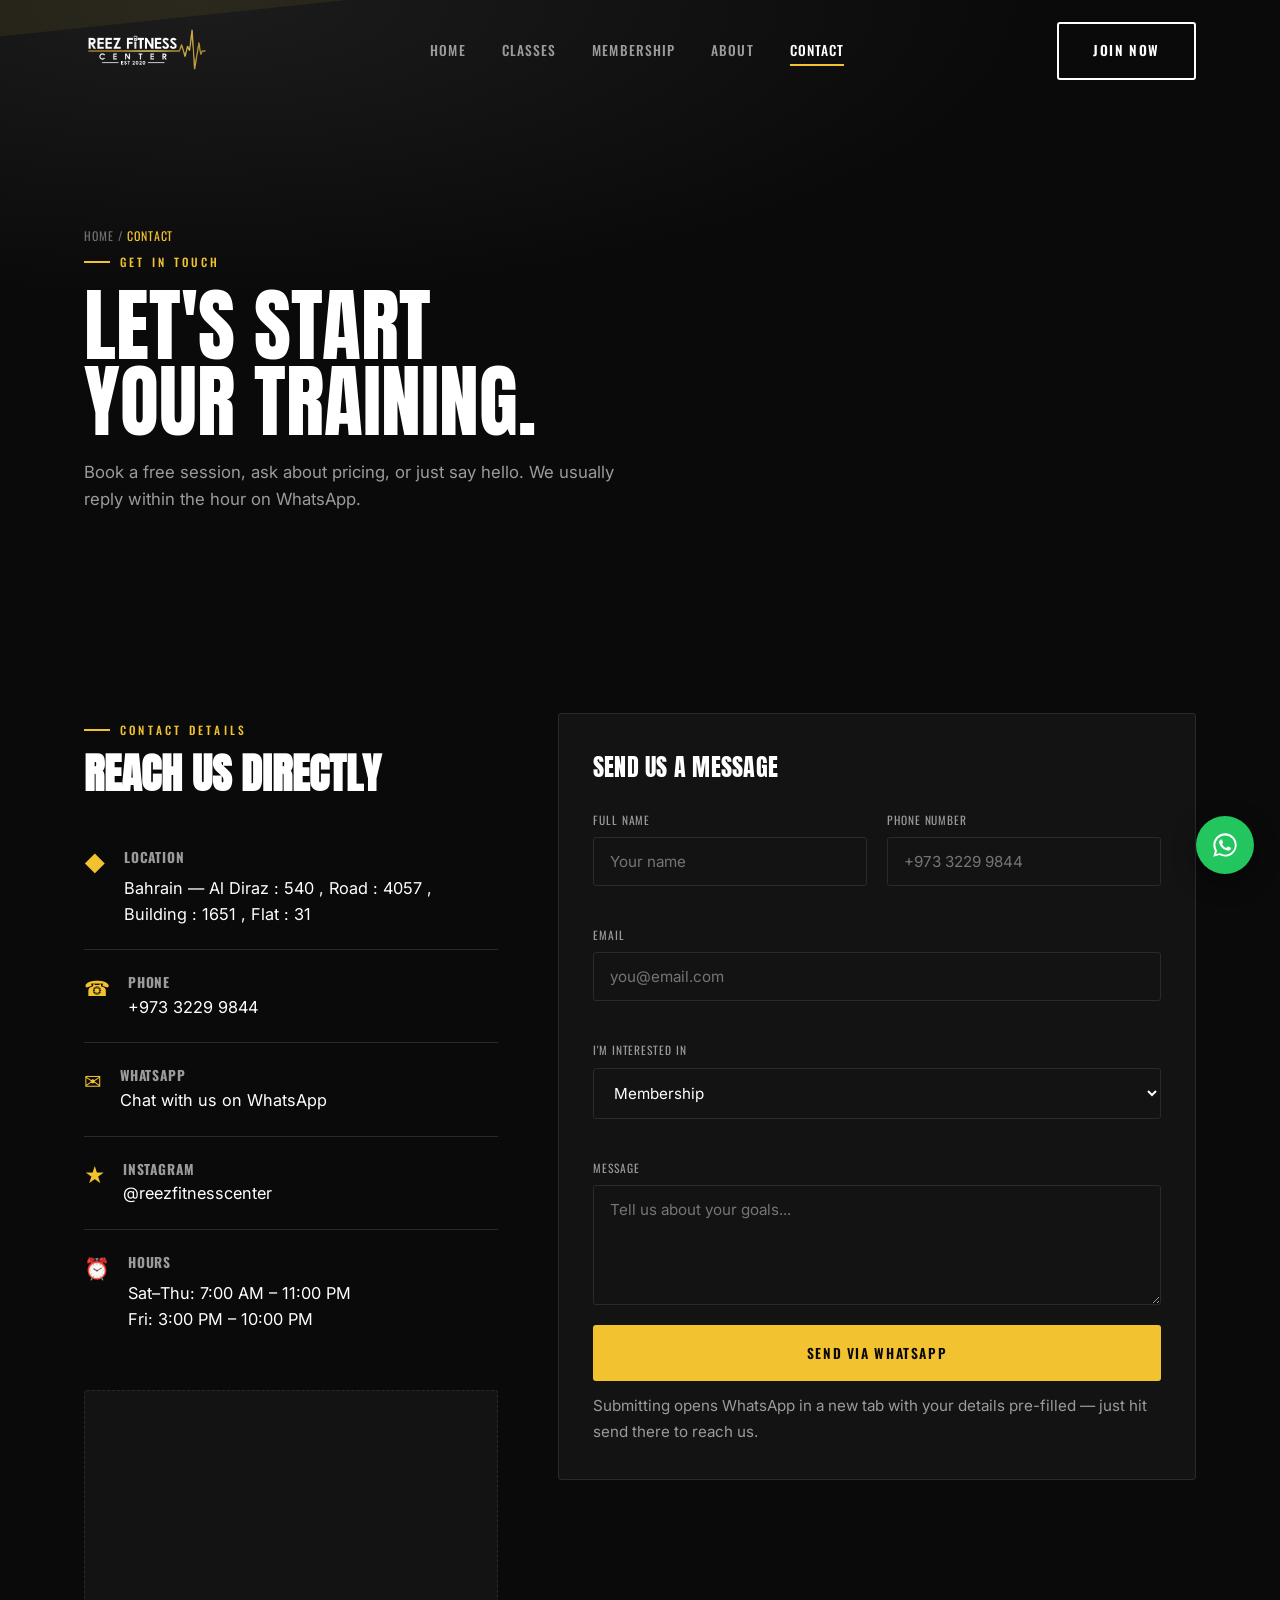
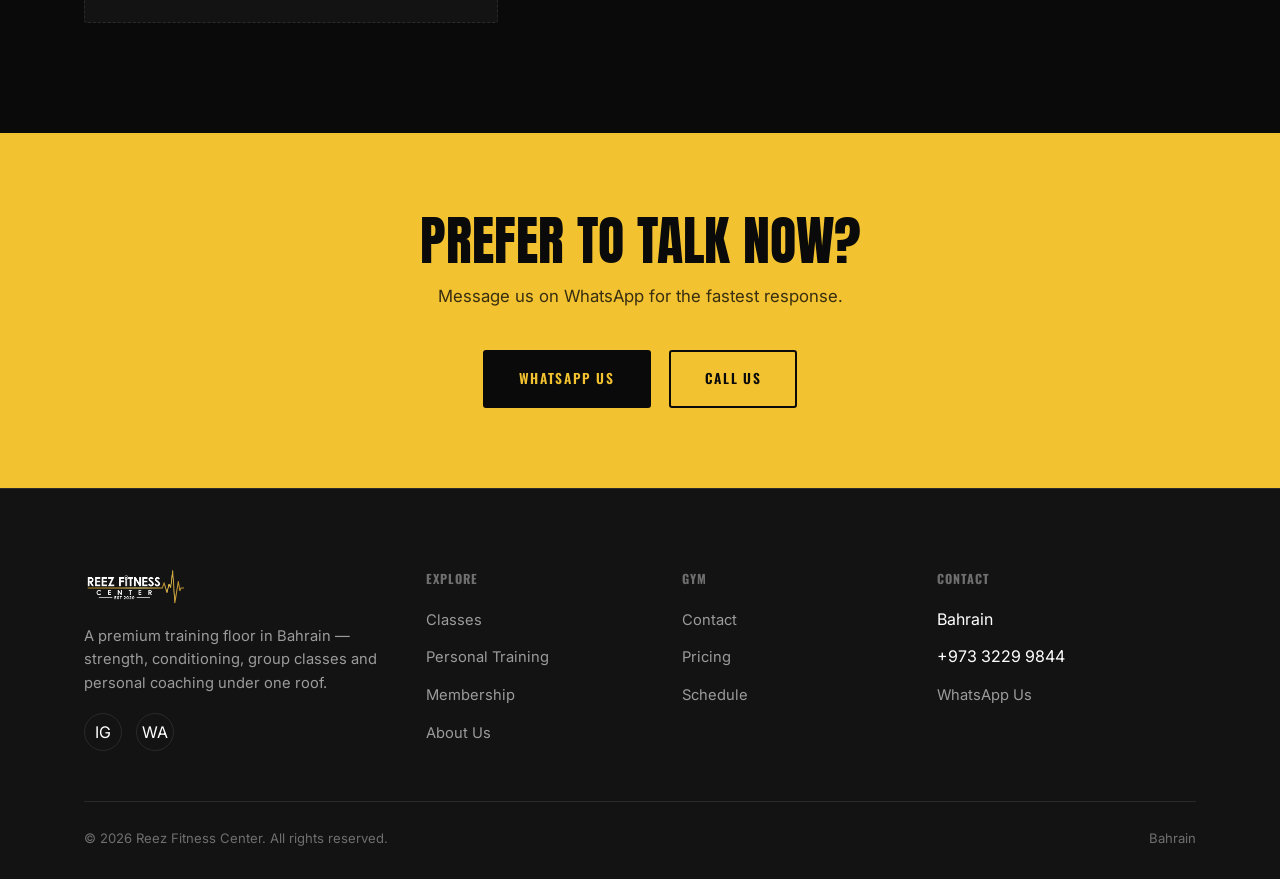
<file: contact.html>
<!DOCTYPE html>
<html lang="en">
<head>
<meta charset="UTF-8">
<meta name="viewport" content="width=device-width, initial-scale=1.0">
<title>Contact | REEZ Fitness Center</title>
<meta name="description" content="Get in touch with REEZ Fitness Center in Bahrain — visit us, call, message on WhatsApp or send an enquiry.">
<link rel="preconnect" href="https://fonts.googleapis.com">
<link rel="preconnect" href="https://fonts.gstatic.com" crossorigin>
<link href="https://fonts.googleapis.com/css2?family=Anton&family=Oswald:wght@400;500;600&family=Inter:wght@400;500;600;700&display=swap" rel="stylesheet">
<link rel="stylesheet" href="css/style.css">
</head>
<body>

<header class="site-header">
  <div class="container">
    <a href="index.html" class="logo"><img src="images/logo.png" alt="Reez Fitness Center" style="height:46px;"></a>
    <nav class="nav-links">
      <a href="index.html">Home</a>
      <a href="classes.html">Classes</a>
      
      <a href="membership.html">Membership</a>
      <a href="about.html">About</a>
      <a href="contact.html" class="is-active">Contact</a>
    </nav>
    <div class="nav-cta">
      <a href="membership.html" class="btn btn-outline">Join Now</a>
      <button class="nav-toggle" aria-label="Toggle menu"><span></span></button>
    </div>
  </div>
</header>

<section class="page-header">
  <div class="the-bar"></div>
  <div class="container">
    <div class="breadcrumb"><a href="index.html">Home</a> / <span class="yellow">Contact</span></div>
    <div class="eyebrow">Get In Touch</div>
    <h1>Let's start<br>your training.</h1>
    <p>Book a free session, ask about pricing, or just say hello. We usually reply within the hour on WhatsApp.</p>
  </div>
</section>

<section>
  <div class="container split" style="align-items:flex-start;">

    <div class="reveal">
      <div class="eyebrow">Contact Details</div>
      <h2 style="font-family:var(--font-display);text-transform:uppercase;font-size:clamp(1.8rem,3.6vw,2.6rem);margin-top:14px;line-height:1;">Reach us directly</h2>

      <div style="margin-top:30px;">
        <div class="info-block">
          <span class="icon">&#9670;</span>
          <div><h3>Location</h3><p>Bahrain — Al Diraz : 540 , Road : 4057 , Building : 1651 , Flat : 31</p></div>
        </div>
        <div class="info-block">
          <span class="icon">&#9742;</span>
          <div><h3>Phone</h3><a href="tel:+97332299844">+973 3229 9844</a></div>
        </div>
        <div class="info-block">
          <span class="icon">&#9993;</span>
          <div><h3>WhatsApp</h3><a href="https://wa.me/97332299844" target="_blank" rel="noopener">Chat with us on WhatsApp</a></div>
        </div>
        <div class="info-block">
          <span class="icon">&#9733;</span>
          <div><h3>Instagram</h3><a href="https://instagram.com/reezfitnesscenter" target="_blank" rel="noopener">@reezfitnesscenter</a></div>
        </div>
        <div class="info-block">
          <span class="icon">&#9200;</span>
          <div><h3>Hours</h3><p>Sat–Thu: 7:00 AM – 11:00 PM<br>Fri: 3:00 PM – 10:00 PM</p></div>
        </div>
      </div>

      <div class="map-placeholder reveal" style="margin-top:36px;padding:0;overflow:hidden;">
  <iframe src="https://www.google.com/maps/embed?pb=!1m18!1m12!1m3!1d3579.4328150114675!2d50.45760417519909!3d26.215122777069826!2m3!1f0!2f0!3f0!3m2!1i1024!2i768!4f13.1!3m3!1m2!1s0x3e49a5b4d1fcc36d%3A0x4360c2609f2ffa8!2sReez%20Fitness%20Center!5e0!3m2!1sen!2sbh!4v1784715094102!5m2!1sen!2sbh" width="600" height="450" style="border:0;width:100%;height:100%;" allowfullscreen="" loading="lazy" referrerpolicy="strict-origin-when-cross-origin"></iframe>
</div>
    </div>

    <div class="card reveal">
      <h3 style="font-size:1.5rem;margin-bottom:24px;">Send us a message</h3>
      <form id="contact-form">
        <div class="form-grid">
          <div class="field">
            <label for="name">Full Name</label>
            <input type="text" id="name" name="name" placeholder="Your name" required>
          </div>
          <div class="field">
            <label for="phone">Phone Number</label>
            <input type="tel" id="phone" name="phone" placeholder="+973 3229 9844" required>
          </div>
          <div class="field full">
            <label for="email">Email</label>
            <input type="email" id="email" name="email" placeholder="you@email.com" required>
          </div>
          <div class="field full">
            <label for="interest">I'm Interested In</label>
            <select id="interest" name="interest">
              <option>Membership</option>
              <option>Personal Training</option>
              <option>Group Classes</option>
              <option>General Enquiry</option>
            </select>
          </div>
          <div class="field full">
            <label for="message">Message</label>
            <textarea id="message" name="message" placeholder="Tell us about your goals..." required></textarea>
          </div>
        </div>
        <button type="submit" class="btn btn-primary" style="width:100%;justify-content:center;">Send via WhatsApp</button>
        <p class="form-status"></p>
        <p class="form-note">Submitting opens WhatsApp in a new tab with your details pre-filled — just hit send there to reach us.</p>
      </form>
    </div>

  </div>
</section>

<section class="cta-banner">
  <div class="container">
    <h2>Prefer to talk now?</h2>
    <p>Message us on WhatsApp for the fastest response.</p>
    <div class="btn-row">
      <a href="https://wa.me/97332299844" class="btn btn-primary" target="_blank" rel="noopener">WhatsApp Us</a>
      <a href="tel:+97332299844" class="btn btn-outline">Call Us</a>
    </div>
  </div>
</section>

<footer class="site-footer">
  <div class="container">
    <div class="footer-grid">
      <div class="footer-brand">
        <a href="index.html" class="logo"><img src="images/logo.png" alt="Reez Fitness Center" style="height:38px;"></a>
        <p>A premium training floor in Bahrain — strength, conditioning, group classes and personal coaching under one roof.</p>
        <div class="footer-social">
          <a href="https://instagram.com/reezfitnesscenter" target="_blank" rel="noopener" aria-label="Instagram">IG</a>
          <a href="https://wa.me/97332299844" aria-label="WhatsApp" target="_blank" rel="noopener">WA</a>
        </div>
      </div>
      <div class="footer-col">
        <h4>Explore</h4>
        <ul>
          <li><a href="classes.html">Classes</a></li>
          <li><a href="personal-training.html">Personal Training</a></li>
          <li><a href="membership.html">Membership</a></li>
          <li><a href="about.html">About Us</a></li>
        </ul>
      </div>
      <div class="footer-col">
        <h4>Gym</h4>
        <ul>
          <li><a href="contact.html">Contact</a></li>
          <li><a href="membership.html">Pricing</a></li>
          <li><a href="classes.html">Schedule</a></li>
        </ul>
      </div>
      <div class="footer-col">
        <h4>Contact</h4>
        <ul>
          <li>Bahrain</li>
          <li>+973 3229 9844</li>
          <li><a href="https://wa.me/97332299844" target="_blank" rel="noopener">WhatsApp Us</a></li>
        </ul>
      </div>
    </div>
    <div class="footer-bottom">
      <span>&copy; <span id="year"></span> Reez Fitness Center. All rights reserved.</span>
      <span>Bahrain</span>
    </div>
  </div>
</footer>

<a href="https://wa.me/97332299844" class="whatsapp-float" target="_blank" rel="noopener" aria-label="Chat on WhatsApp">
  <svg viewBox="0 0 32 32"><path d="M16.02 2.667c-7.36 0-13.334 5.973-13.334 13.333 0 2.352.615 4.646 1.784 6.667L2.667 29.333l6.85-1.77a13.29 13.29 0 0 0 6.5 1.704h.006c7.36 0 13.333-5.973 13.333-13.333 0-3.563-1.387-6.913-3.906-9.43a13.245 13.245 0 0 0-9.43-3.837zm0 24.4a11.02 11.02 0 0 1-5.62-1.54l-.403-.24-4.066 1.05 1.086-3.963-.263-.407a11.017 11.017 0 0 1-1.694-5.87c0-6.113 4.977-11.09 11.096-11.09a11.02 11.02 0 0 1 7.844 3.25 11.024 11.024 0 0 1 3.246 7.844c0 6.117-4.976 11.09-11.13 11.09l-.05-.124zm6.086-8.31c-.334-.167-1.977-.977-2.284-1.087-.307-.11-.53-.167-.753.167-.223.333-.863 1.087-1.06 1.31-.196.223-.39.25-.723.084-.334-.167-1.41-.52-2.687-1.657-.993-.886-1.663-1.98-1.86-2.313-.196-.333-.02-.514.147-.68.15-.15.334-.39.5-.584.167-.194.223-.333.334-.556.11-.223.055-.417-.028-.584-.083-.166-.753-1.81-1.03-2.48-.272-.65-.548-.563-.753-.573-.196-.01-.417-.01-.64-.01a1.23 1.23 0 0 0-.89.417c-.306.334-1.166 1.14-1.166 2.78 0 1.64 1.194 3.223 1.36 3.446.167.223 2.35 3.59 5.69 5.033.795.343 1.415.548 1.9.7.798.253 1.523.217 2.097.132.64-.095 1.977-.807 2.256-1.587.28-.78.28-1.446.196-1.586-.083-.14-.306-.223-.64-.39z"/></svg>
</a>

<script src="js/main.js"></script>
</body>
</html>
</file>
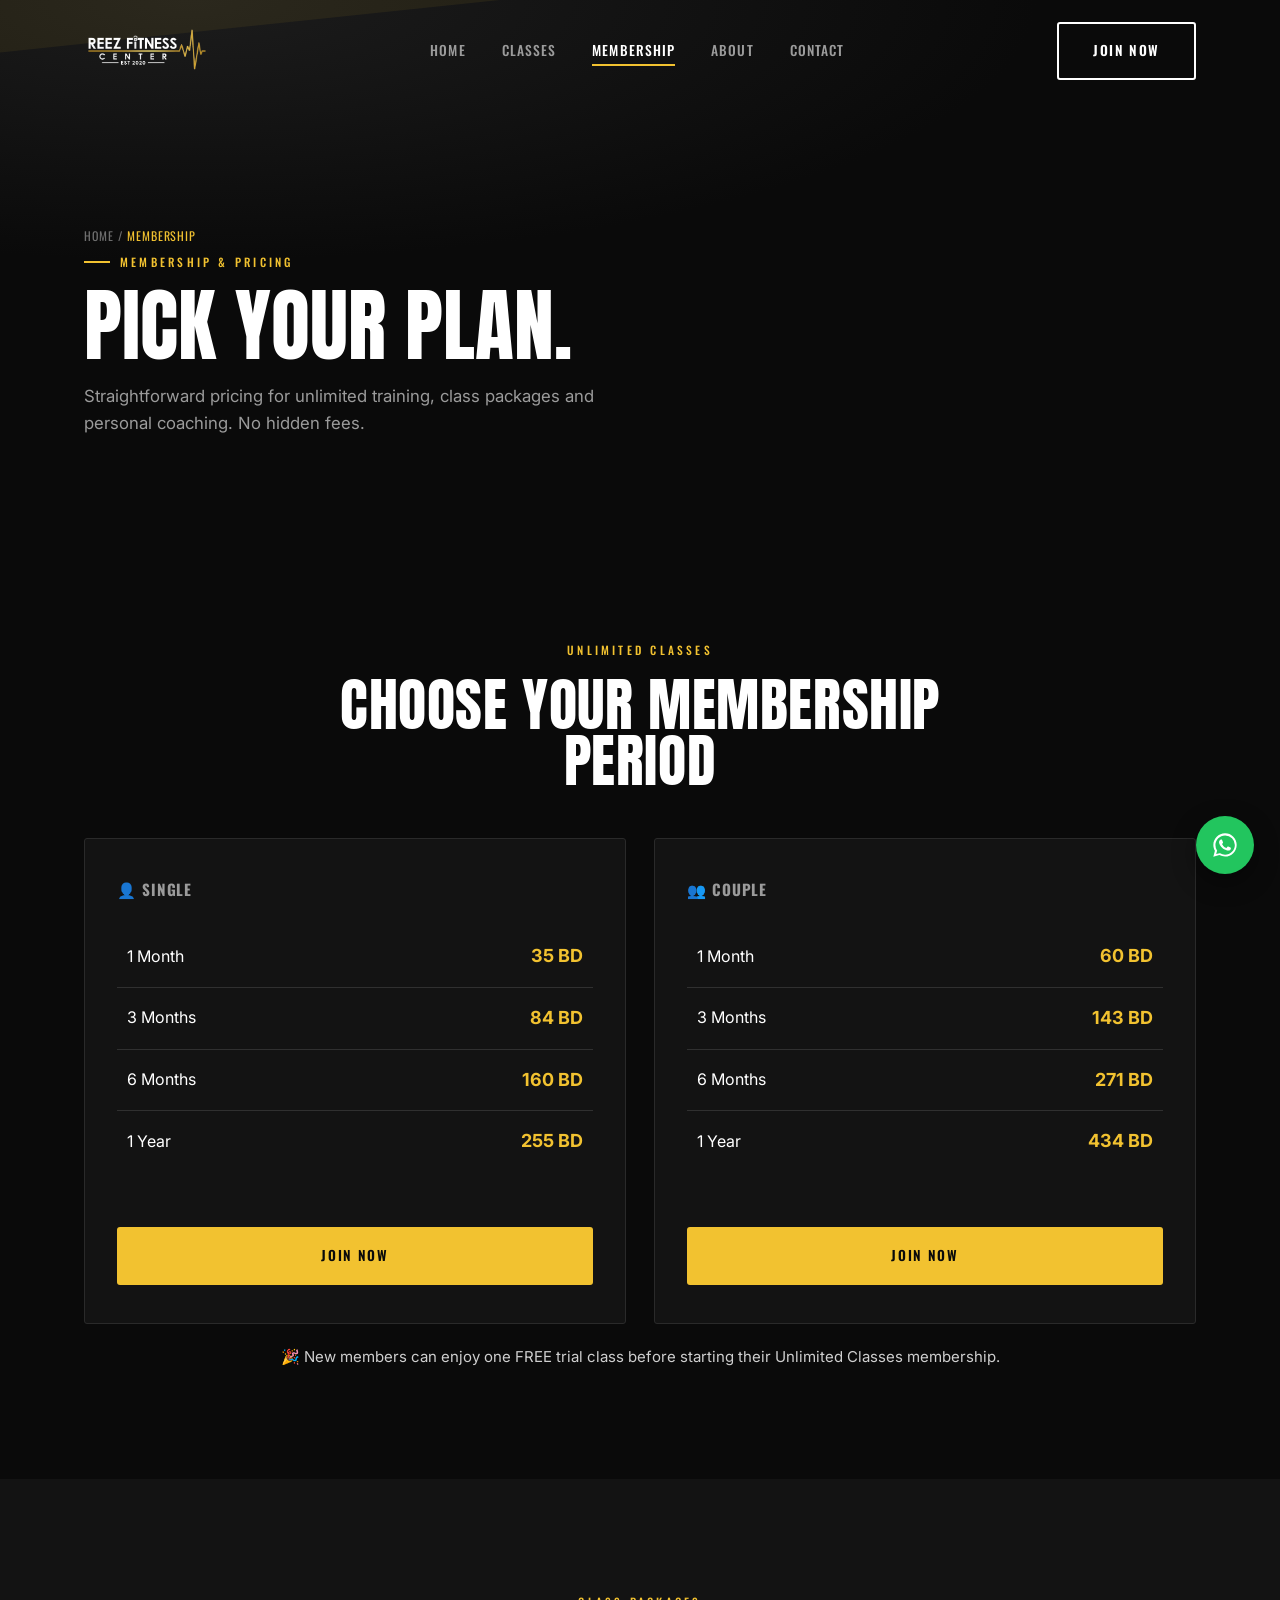
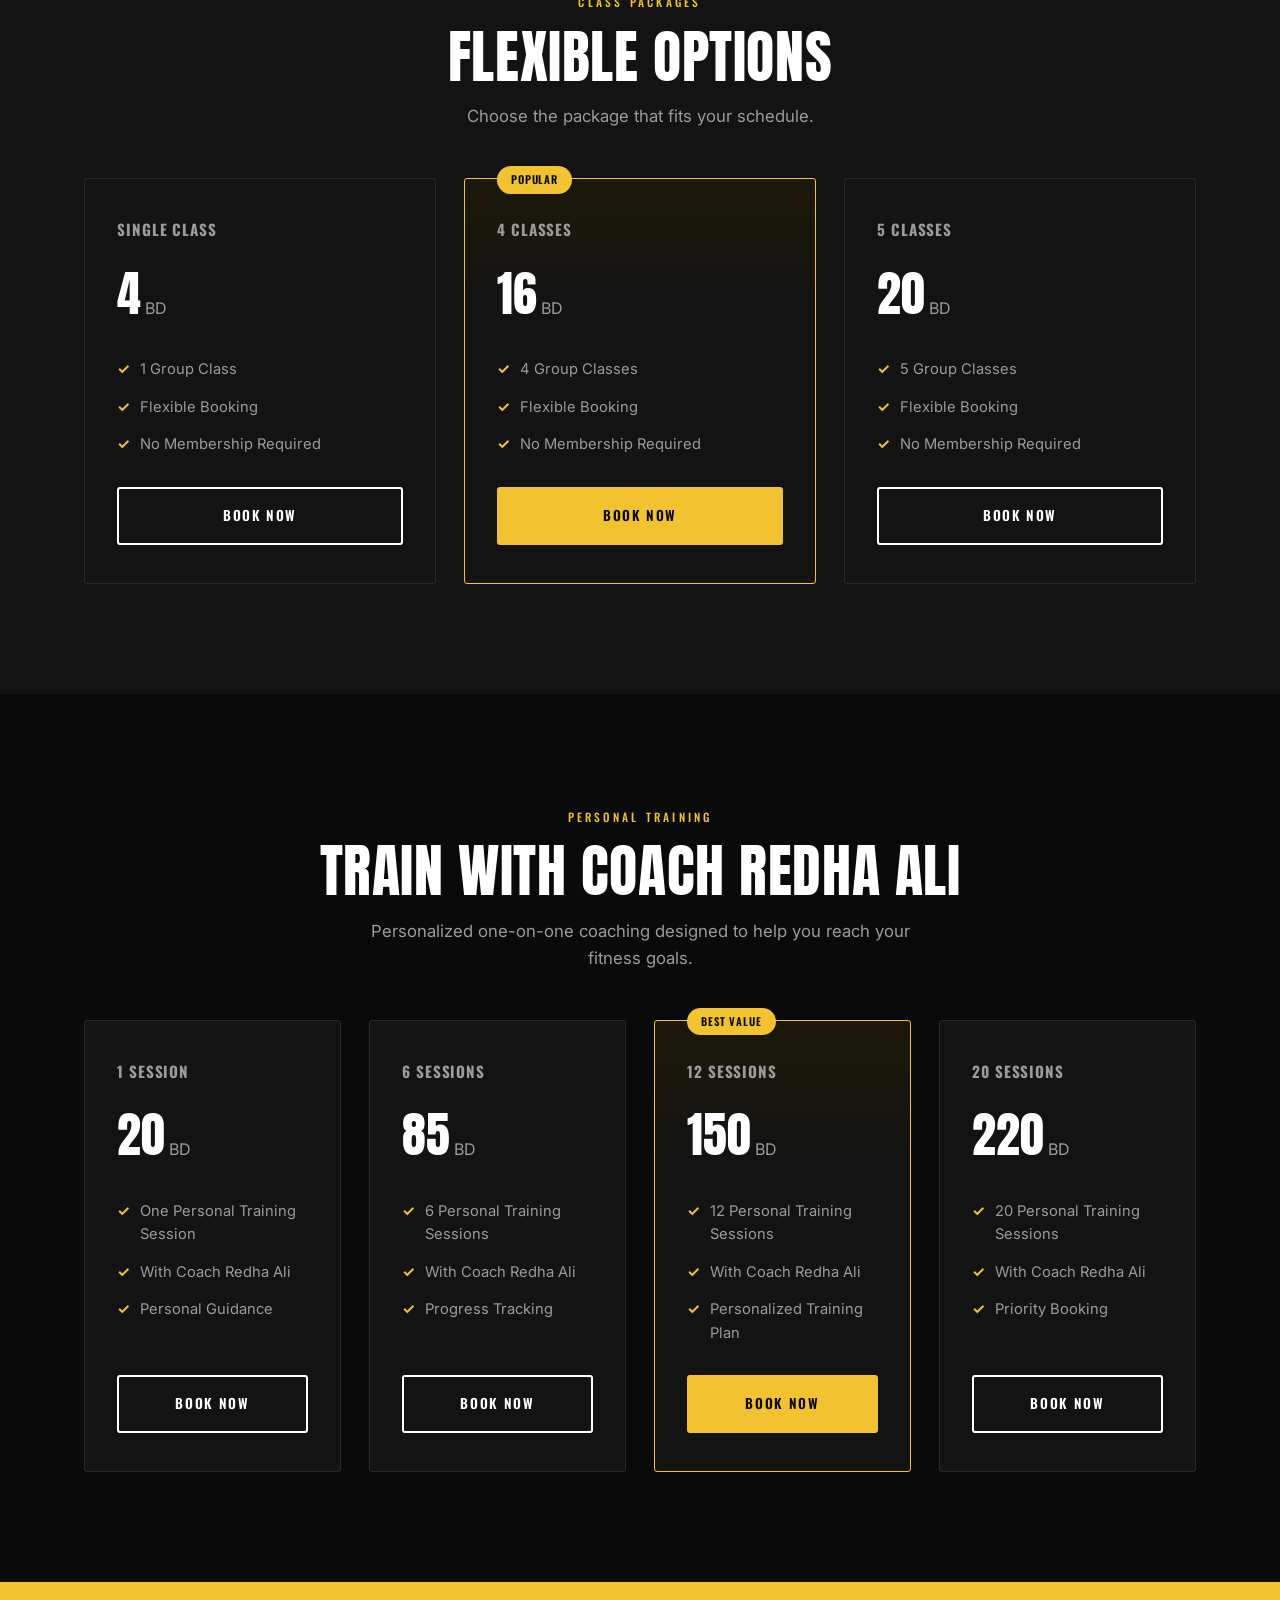
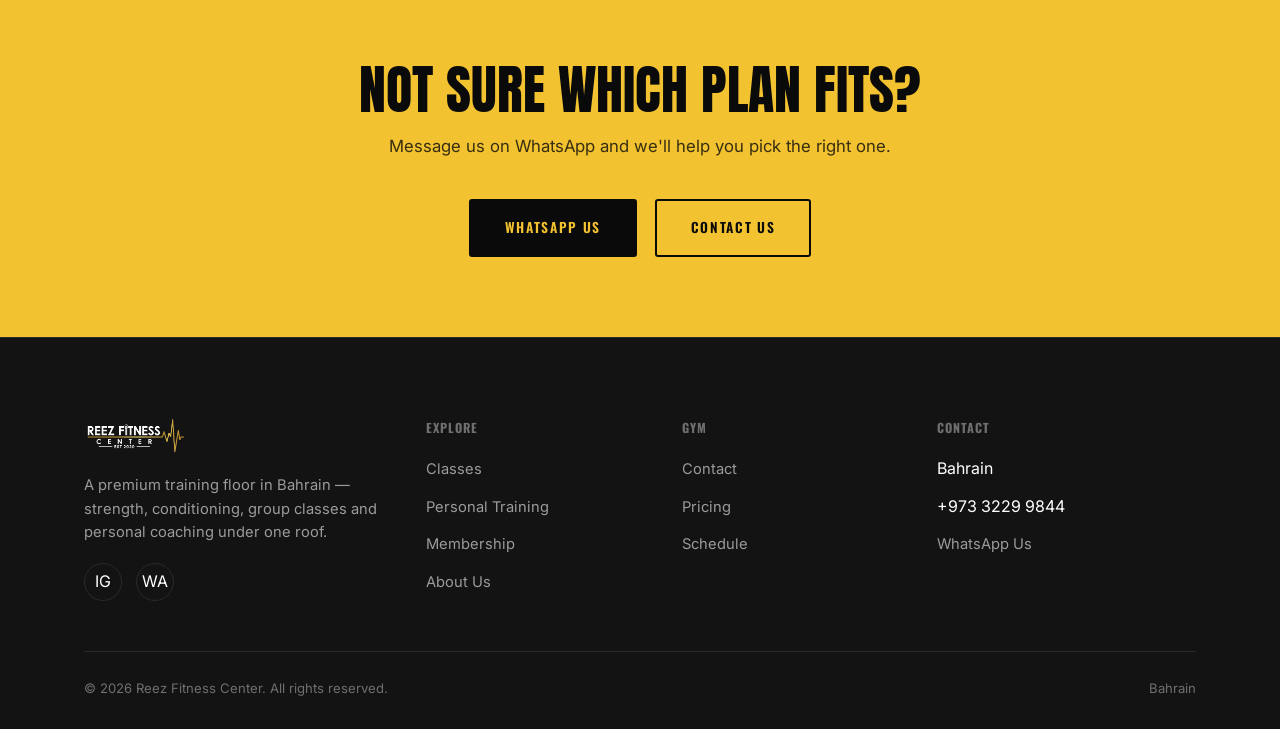
<file: membership.html>
<!DOCTYPE html>
<html lang="en">
<head>
<meta charset="UTF-8">
<meta name="viewport" content="width=device-width, initial-scale=1.0">
<title>Membership | REEZ Fitness Center</title>
<meta name="description" content="Membership pricing at REEZ Fitness Center, Bahrain — monthly memberships, class packages and personal training packages.">
<link rel="preconnect" href="https://fonts.googleapis.com">
<link rel="preconnect" href="https://fonts.gstatic.com" crossorigin>
<link href="https://fonts.googleapis.com/css2?family=Anton&family=Oswald:wght@400;500;600&family=Inter:wght@400;500;600;700&display=swap" rel="stylesheet">
<link rel="stylesheet" href="css/style.css">
</head>
<body>

<header class="site-header">
  <div class="container">
    <a href="index.html" class="logo"><img src="images/logo.png" alt="Reez Fitness Center" style="height:46px;"></a>
    <nav class="nav-links">
      <a href="index.html">Home</a>
      <a href="classes.html">Classes</a>
      
      <a href="membership.html" class="is-active">Membership</a>
      <a href="about.html">About</a>
      <a href="contact.html">Contact</a>
    </nav>
    <div class="nav-cta">
      <a href="membership.html" class="btn btn-outline">Join Now</a>
      <button class="nav-toggle" aria-label="Toggle menu"><span></span></button>
    </div>
  </div>
</header>

<section class="page-header">
  <div class="the-bar"></div>
  <div class="container">
    <div class="breadcrumb"><a href="index.html">Home</a> / <span class="yellow">Membership</span></div>
    <div class="eyebrow">Membership &amp; Pricing</div>
    <h1>Pick your plan.</h1>
    <p>Straightforward pricing for unlimited training, class packages and personal coaching. No hidden fees.</p>
  </div>
</section>

<!-- UNLIMITED CLASSES -->
<section>
  <div class="container">

    <div class="section-head center reveal" style="margin-left:auto;margin-right:auto;">
      <div class="eyebrow">Unlimited Classes</div>
      <h2>Choose your membership period</h2>
    </div>

    <div class="grid grid-2">

      <!-- SINGLE -->
      <div class="price-card reveal">

        <h3>👤 Single</h3>

        <table class="pricing-table">

          <tr>
            <td>1 Month</td>
            <td><strong>35 BD</strong></td>
          </tr>

          <tr>
            <td>3 Months</td>
            <td><strong>84 BD</strong></td>
          </tr>

          <tr>
            <td>6 Months</td>
            <td><strong>160 BD</strong></td>
          </tr>

          <tr>
            <td>1 Year</td>
            <td><strong>255 BD</strong></td>
          </tr>

        </table>

        <a href="https://wa.me/97332299844"
           class="btn btn-primary"
           target="_blank">
           Join Now
        </a>

      </div>

      <!-- COUPLE -->
      <div class="price-card reveal">

        <h3>👥 Couple</h3>

        <table class="pricing-table">

          <tr>
            <td>1 Month</td>
            <td><strong>60 BD</strong></td>
          </tr>

          <tr>
            <td>3 Months</td>
            <td><strong>143 BD</strong></td>
          </tr>

          <tr>
            <td>6 Months</td>
            <td><strong>271 BD</strong></td>
          </tr>

          <tr>
            <td>1 Year</td>
            <td><strong>434 BD</strong></td>
          </tr>

        </table>

        <a href="https://wa.me/97332299844"
           class="btn btn-primary"
           target="_blank">
           Join Now
        </a>

      </div>

    </div>

<p class="form-note" style="text-align:center; margin-top:20px;">
🎉 New members can enjoy one FREE trial class before starting their Unlimited Classes membership.
</p>

  </div>
</section>
<!-- CLASS PACKAGES -->
<section class="section-alt">
  <div class="container">

    <div class="section-head center reveal" style="margin-left:auto;margin-right:auto;">
      <div class="eyebrow">Class Packages</div>
      <h2>Flexible Options</h2>
      <p>Choose the package that fits your schedule.</p>
    </div>

    <div class="grid grid-3">

      <!-- Single Class -->
      <div class="price-card reveal">
        <h3>Single Class</h3>

        <div class="price">
          4<span> BD</span>
        </div>

        <ul>
          <li>1 Group Class</li>
          <li>Flexible Booking</li>
          <li>No Membership Required</li>
        </ul>

        <a href="https://wa.me/97332299844"
           class="btn btn-outline"
           target="_blank"
           rel="noopener">
           Book Now
        </a>
      </div>

      <!-- 4 Classes -->
      <div class="price-card is-featured reveal">
        <span class="tag-best">Popular</span>

        <h3>4 Classes</h3>

        <div class="price">
          16<span> BD</span>
        </div>

        <ul>
          <li>4 Group Classes</li>
          <li>Flexible Booking</li>
          <li>No Membership Required</li>
        </ul>

        <a href="https://wa.me/97332299844"
           class="btn btn-primary"
           target="_blank"
           rel="noopener">
           Book Now
        </a>
      </div>

      <!-- 5 Classes -->
      <div class="price-card reveal">

        <h3>5 Classes</h3>

        <div class="price">
          20<span> BD</span>
        </div>

        <ul>
          <li>5 Group Classes</li>
          <li>Flexible Booking</li>
          <li>No Membership Required</li>
        </ul>

        <a href="https://wa.me/97332299844"
           class="btn btn-outline"
           target="_blank"
           rel="noopener">
           Book Now
        </a>
      </div>

    </div>

  </div>
</section>

<!-- PERSONAL TRAINING PACKAGES -->
<section>
  <div class="container">
    <div class="section-head center reveal" style="margin-left:auto;margin-right:auto;">
      <div class="eyebrow">Personal Training</div>
<h2>Train with Coach Redha Ali</h2>
<p>Personalized one-on-one coaching designed to help you reach your fitness goals.</p>
    </div>
    <div class="grid grid-4">

  <!-- 1 Session -->
  <div class="price-card reveal">
    <h3>1 Session</h3>

    <div class="price">
      20<span> BD</span>
    </div>

    <ul>
      <li>One Personal Training Session</li>
      <li>With Coach Redha Ali</li>
      <li>Personal Guidance</li>
    </ul>

    <a href="https://wa.me/97332299844"
       class="btn btn-outline"
       target="_blank"
       rel="noopener">
       Book Now
    </a>
  </div>

  <!-- 6 Sessions -->
  <div class="price-card reveal">
    <h3>6 Sessions</h3>

    <div class="price">
      85<span> BD</span>
    </div>

    <ul>
      <li>6 Personal Training Sessions</li>
      <li>With Coach Redha Ali</li>
      <li>Progress Tracking</li>
    </ul>

    <a href="https://wa.me/97332299844"
       class="btn btn-outline"
       target="_blank"
       rel="noopener">
       Book Now
    </a>
  </div>

  <!-- 12 Sessions -->
  <div class="price-card is-featured reveal">

    <span class="tag-best">Best Value</span>

    <h3>12 Sessions</h3>

    <div class="price">
      150<span> BD</span>
    </div>

    <ul>
      <li>12 Personal Training Sessions</li>
      <li>With Coach Redha Ali</li>
      <li>Personalized Training Plan</li>
    </ul>

    <a href="https://wa.me/97332299844"
       class="btn btn-primary"
       target="_blank"
       rel="noopener">
       Book Now
    </a>
  </div>

  <!-- 20 Sessions -->
  <div class="price-card reveal">

    <h3>20 Sessions</h3>

    <div class="price">
      220<span> BD</span>
    </div>

    <ul>
      <li>20 Personal Training Sessions</li>
      <li>With Coach Redha Ali</li>
      <li>Priority Booking</li>
    </ul>

    <a href="https://wa.me/97332299844"
       class="btn btn-outline"
       target="_blank"
       rel="noopener">
       Book Now
    </a>
  </div>

</div>
</section>

<section class="cta-banner">
  <div class="container">
    <h2>Not sure which plan fits?</h2>
    <p>Message us on WhatsApp and we'll help you pick the right one.</p>
    <div class="btn-row">
      <a href="https://wa.me/97332299844" class="btn btn-primary" target="_blank" rel="noopener">WhatsApp Us</a>
      <a href="contact.html" class="btn btn-outline">Contact Us</a>
    </div>
  </div>
</section>

<footer class="site-footer">
  <div class="container">
    <div class="footer-grid">
      <div class="footer-brand">
        <a href="index.html" class="logo"><img src="images/logo.png" alt="Reez Fitness Center" style="height:38px;"></a>
        <p>A premium training floor in Bahrain — strength, conditioning, group classes and personal coaching under one roof.</p>
        <div class="footer-social">
          <a href="https://instagram.com/reezfitnesscenter" target="_blank" rel="noopener" aria-label="Instagram">IG</a>
          <a href="https://wa.me/97332299844" aria-label="WhatsApp" target="_blank" rel="noopener">WA</a>
        </div>
      </div>
      <div class="footer-col">
        <h4>Explore</h4>
        <ul>
          <li><a href="classes.html">Classes</a></li>
          <li><a href="personal-training.html">Personal Training</a></li>
          <li><a href="membership.html">Membership</a></li>
          <li><a href="about.html">About Us</a></li>
        </ul>
      </div>
      <div class="footer-col">
        <h4>Gym</h4>
        <ul>
          <li><a href="contact.html">Contact</a></li>
          <li><a href="membership.html">Pricing</a></li>
          <li><a href="classes.html">Schedule</a></li>
        </ul>
      </div>
      <div class="footer-col">
        <h4>Contact</h4>
        <ul>
          <li>Bahrain</li>
          <li>+973 3229 9844</li>
          <li><a href="https://wa.me/97332299844" target="_blank" rel="noopener">WhatsApp Us</a></li>
        </ul>
      </div>
    </div>
    <div class="footer-bottom">
      <span>&copy; <span id="year"></span> Reez Fitness Center. All rights reserved.</span>
      <span>Bahrain</span>
    </div>
  </div>
</footer>

<a href="https://wa.me/97332299844" class="whatsapp-float" target="_blank" rel="noopener" aria-label="Chat on WhatsApp">
  <svg viewBox="0 0 32 32"><path d="M16.02 2.667c-7.36 0-13.334 5.973-13.334 13.333 0 2.352.615 4.646 1.784 6.667L2.667 29.333l6.85-1.77a13.29 13.29 0 0 0 6.5 1.704h.006c7.36 0 13.333-5.973 13.333-13.333 0-3.563-1.387-6.913-3.906-9.43a13.245 13.245 0 0 0-9.43-3.837zm0 24.4a11.02 11.02 0 0 1-5.62-1.54l-.403-.24-4.066 1.05 1.086-3.963-.263-.407a11.017 11.017 0 0 1-1.694-5.87c0-6.113 4.977-11.09 11.096-11.09a11.02 11.02 0 0 1 7.844 3.25 11.024 11.024 0 0 1 3.246 7.844c0 6.117-4.976 11.09-11.13 11.09l-.05-.124zm6.086-8.31c-.334-.167-1.977-.977-2.284-1.087-.307-.11-.53-.167-.753.167-.223.333-.863 1.087-1.06 1.31-.196.223-.39.25-.723.084-.334-.167-1.41-.52-2.687-1.657-.993-.886-1.663-1.98-1.86-2.313-.196-.333-.02-.514.147-.68.15-.15.334-.39.5-.584.167-.194.223-.333.334-.556.11-.223.055-.417-.028-.584-.083-.166-.753-1.81-1.03-2.48-.272-.65-.548-.563-.753-.573-.196-.01-.417-.01-.64-.01a1.23 1.23 0 0 0-.89.417c-.306.334-1.166 1.14-1.166 2.78 0 1.64 1.194 3.223 1.36 3.446.167.223 2.35 3.59 5.69 5.033.795.343 1.415.548 1.9.7.798.253 1.523.217 2.097.132.64-.095 1.977-.807 2.256-1.587.28-.78.28-1.446.196-1.586-.083-.14-.306-.223-.64-.39z"/></svg>
</a>

<script src="js/main.js"></script>
</body>
</html>
</file>
<file: css/style.css>
/* ==========================================================================
   REEZ FITNESS CENTER — Design System
   Display: Anton (heavy, condensed, athletic)
   Utility: Oswald (condensed uppercase, labels/nav/eyebrows)
   Body: Inter (clean, readable)
   Signature element: "The Bar" — a diagonal yellow stripe (barbell-strap
   motif) that cuts through hero art and marks every major section break.
   ========================================================================== */

:root {
  --black: #0a0a0a;
  --charcoal: #131313;
  --charcoal-2: #1b1b1b;
  --line: #2a2a2a;
  --yellow: #f2c230;
  --yellow-dim: #c99a1e;
  --white: #ffffff;
  --gray: #9b9b9b;
  --gray-dim: #6f6f6f;

  --font-display: "Anton", "Arial Narrow", sans-serif;
  --font-utility: "Oswald", "Arial Narrow", sans-serif;
  --font-body: "Inter", -apple-system, BlinkMacSystemFont, sans-serif;

  --container: 1240px;
  --gutter: clamp(20px, 5vw, 64px);
  --radius: 3px;
  --ease: cubic-bezier(0.22, 1, 0.36, 1);
}

/* ---------- Reset ---------- */
*, *::before, *::after { box-sizing: border-box; }
html { scroll-behavior: smooth; }
@media (prefers-reduced-motion: reduce) {
  html { scroll-behavior: auto; }
  *, *::before, *::after { animation-duration: 0.001ms !important; animation-iteration-count: 1 !important; transition-duration: 0.001ms !important; scroll-behavior: auto !important; }
}
body {
  margin: 0;
  background: var(--black);
  color: var(--white);
  font-family: var(--font-body);
  font-size: 16px;
  line-height: 1.6;
  -webkit-font-smoothing: antialiased;
  overflow-x: hidden;
}
img { max-width: 100%; display: block; }
a { color: inherit; text-decoration: none; }
ul { margin: 0; padding: 0; list-style: none; }
h1, h2, h3, h4, p { margin: 0; }
button { font-family: inherit; cursor: pointer; }
input, textarea, select { font-family: inherit; }

:focus-visible {
  outline: 2px solid var(--yellow);
  outline-offset: 3px;
}

.container {
  max-width: var(--container);
  margin: 0 auto;
  padding-left: var(--gutter);
  padding-right: var(--gutter);
}

/* ---------- Typography helpers ---------- */
.eyebrow {
  font-family: var(--font-utility);
  text-transform: uppercase;
  letter-spacing: 0.28em;
  font-size: 0.72rem;
  color: var(--yellow);
  display: inline-flex;
  align-items: center;
  gap: 10px;
  font-weight: 500;
}
.eyebrow::before {
  content: "";
  width: 26px;
  height: 2px;
  background: var(--yellow);
  display: inline-block;
}
.section-head {
  margin-bottom: 48px;
  max-width: 720px;
}
.section-head h2 {
  font-family: var(--font-display);
  font-weight: 400;
  text-transform: uppercase;
  font-size: clamp(2.2rem, 5vw, 3.6rem);
  line-height: 0.98;
  letter-spacing: 0.01em;
  margin-top: 14px;
}
.section-head p {
  color: var(--gray);
  font-size: 1.05rem;
  margin-top: 18px;
  max-width: 560px;
}
.section-head.center { margin-left: auto; margin-right: auto; text-align: center; }
.section-head.center p { margin-left: auto; margin-right: auto; }
.section-head.center .eyebrow::before { display: none; }

section { position: relative; padding: 110px 0; }
.section-alt { background: var(--charcoal); }

/* ---------- The Bar (signature diagonal stripe) ---------- */
.the-bar {
  position: absolute;
  background: var(--yellow);
  transform: rotate(-6deg);
  z-index: 2;
}
.divider-bar {
  position: relative;
  height: 46px;
  overflow: hidden;
  background: var(--black);
}
.divider-bar::before {
  content: "";
  position: absolute;
  left: -10%;
  right: -10%;
  top: 50%;
  height: 10px;
  background: var(--yellow);
  transform: translateY(-50%) skewY(-2deg);
}

/* ---------- Buttons ---------- */
.btn {
  font-family: var(--font-utility);
  text-transform: uppercase;
  letter-spacing: 0.12em;
  font-size: 0.85rem;
  font-weight: 600;
  padding: 16px 34px;
  border-radius: var(--radius);
  border: 2px solid transparent;
  display: inline-flex;
  align-items: center;
  gap: 10px;
  transition: transform 0.25s var(--ease), background 0.25s var(--ease), color 0.25s var(--ease), border-color 0.25s var(--ease);
  white-space: nowrap;
}
.btn-primary {
  background: var(--yellow);
  color: var(--black);
}
.btn-primary:hover { background: var(--white); transform: translateY(-2px); }
.btn-outline {
  border-color: var(--white);
  color: var(--white);
  background: transparent;
}
.btn-outline:hover { border-color: var(--yellow); color: var(--yellow); transform: translateY(-2px); }
.btn-ghost {
  color: var(--yellow);
  padding: 16px 0;
  gap: 8px;
}
.btn-ghost::after { content: "\2192"; transition: transform 0.25s var(--ease); }
.btn-ghost:hover::after { transform: translateX(6px); }
.btn-whatsapp {
  background: #1f6b3e;
  color: var(--white);
}
.btn-whatsapp:hover { background: #22c55e; transform: translateY(-2px); }
.btn-row { display: flex; flex-wrap: wrap; gap: 18px; margin-top: 40px; }

/* ---------- Nav ---------- */
.site-header {
  position: fixed;
  top: 0; left: 0; right: 0;
  z-index: 100;
  padding: 22px 0;
  transition: background 0.3s var(--ease), padding 0.3s var(--ease), border-color 0.3s var(--ease);
  border-bottom: 1px solid transparent;
}
.site-header.is-scrolled {
  background: rgba(10, 10, 10, 0.92);
  backdrop-filter: blur(10px);
  padding: 14px 0;
  border-color: var(--line);
}
.site-header .container { display: flex; align-items: center; justify-content: space-between; }
.logo {
  font-family: var(--font-display);
  text-transform: uppercase;
  font-size: 1.5rem;
  letter-spacing: 0.02em;
  display: flex;
  align-items: baseline;
  gap: 4px;
}
.logo span { color: var(--yellow); }
.nav-links { display: flex; align-items: center; gap: 36px; }
.nav-links a {
  font-family: var(--font-utility);
  text-transform: uppercase;
  font-size: 0.85rem;
  letter-spacing: 0.08em;
  font-weight: 500;
  color: var(--gray);
  position: relative;
  padding: 4px 0;
  transition: color 0.2s;
}
.nav-links a::after {
  content: "";
  position: absolute;
  left: 0; bottom: 0;
  width: 0; height: 2px;
  background: var(--yellow);
  transition: width 0.25s var(--ease);
}
.nav-links a:hover, .nav-links a.is-active { color: var(--white); }
.nav-links a:hover::after, .nav-links a.is-active::after { width: 100%; }
.nav-cta { display: flex; align-items: center; gap: 18px; }
.nav-toggle {
  display: none;
  background: none;
  border: none;
  width: 32px; height: 24px;
  position: relative;
  z-index: 200;
}
.nav-toggle span, .nav-toggle::before, .nav-toggle::after {
  content: "";
  position: absolute;
  left: 0; right: 0;
  height: 2px;
  background: var(--white);
  transition: transform 0.3s var(--ease), opacity 0.3s var(--ease);
}
.nav-toggle::before { top: 2px; }
.nav-toggle span { top: 11px; }
.nav-toggle::after { bottom: 2px; }
.nav-toggle.is-open::before { transform: translateY(9px) rotate(45deg); }
.nav-toggle.is-open::after { transform: translateY(-9px) rotate(-45deg); }
.nav-toggle.is-open span { opacity: 0; }

@media (max-width: 860px) {
  .nav-links {
    position: fixed;
    inset: 0;
    background: var(--black);
    flex-direction: column;
    justify-content: center;
    gap: 30px;
    transform: translateX(100%);
    transition: transform 0.4s var(--ease);
  }
  .nav-links.is-open { transform: translateX(0); }
  .nav-links a { font-size: 1.4rem; }
  .nav-toggle { display: block; }
  .nav-cta .btn-outline { display: none; }
}

/* ---------- Hero ---------- */
.hero {
  min-height: 100svh;
  display: flex;
  align-items: center;
  position: relative;
  padding-top: 140px;
  padding-bottom: 90px;
  background: radial-gradient(120% 90% at 78% 15%, #1c1c1c 0%, var(--black) 55%);
  overflow: hidden;
}
.hero .the-bar {
  width: 180%;
  height: 130px;
  right: -40%;
  top: -10%;
  opacity: 0.08;
}
.hero-grid {
  display: grid;
  grid-template-columns: 1.15fr 0.85fr;
  gap: 40px;
  align-items: center;
}
.hero-eyebrow { margin-bottom: 22px; }
.hero h1 {
  font-family: var(--font-display);
  text-transform: uppercase;
  font-weight: 400;
  font-size: clamp(3rem, 8vw, 6.4rem);
  line-height: 0.92;
  letter-spacing: 0;
}
.hero h1 em {
  font-style: normal;
  color: var(--yellow);
}
.hero-sub {
  color: var(--gray);
  font-size: 1.15rem;
  max-width: 480px;
  margin-top: 26px;
}
.hero-art {
  position: relative;
  aspect-ratio: 4 / 5;
  border-radius: var(--radius);
  overflow: hidden;
}
.hero-art::after {
  content: "";
  position: absolute;
  left: 10%;
  bottom: -6%;
  width: 130%;
  height: 22%;
  background: var(--yellow);
  transform: rotate(-6deg);
  z-index: 2;
}
.hero-stats {
  display: flex;
  gap: 50px;
  margin-top: 64px;
  flex-wrap: wrap;
}
.hero-stat .num {
  font-family: var(--font-display);
  font-size: 2.6rem;
  color: var(--yellow);
  line-height: 1;
}
.hero-stat .label {
  font-family: var(--font-utility);
  text-transform: uppercase;
  letter-spacing: 0.1em;
  font-size: 0.72rem;
  color: var(--gray);
  margin-top: 8px;
}

@media (max-width: 900px) {
  .hero-grid { grid-template-columns: 1fr; }
  .hero-art { order: -1; aspect-ratio: 16/10; }
}

/* ---------- Image placeholders ---------- */
.img-placeholder {
  width: 100%;
  height: 100%;
  min-height: 220px;
  background:
    repeating-linear-gradient(135deg, #1c1c1c 0px, #1c1c1c 12px, #171717 12px, #171717 24px);
  border: 1px dashed var(--line);
  display: flex;
  flex-direction: column;
  align-items: center;
  justify-content: center;
  text-align: center;
  gap: 8px;
  color: var(--gray-dim);
  padding: 20px;
}
.img-placeholder .icon { font-size: 1.8rem; color: var(--yellow-dim); }
.img-placeholder .tag {
  font-family: var(--font-utility);
  text-transform: uppercase;
  letter-spacing: 0.08em;
  font-size: 0.7rem;
}
.img-placeholder .dims { font-size: 0.68rem; color: var(--gray-dim); }

/* ---------- Marquee ---------- */
.marquee-strip {
  background: var(--yellow);
  color: var(--black);
  overflow: hidden;
  padding: 16px 0;
}
.marquee-track {
  display: flex;
  width: max-content;
  animation: marquee 32s linear infinite;
}
.marquee-track span {
  font-family: var(--font-display);
  text-transform: uppercase;
  font-size: 1.1rem;
  letter-spacing: 0.02em;
  padding: 0 28px;
  white-space: nowrap;
  display: flex;
  align-items: center;
  gap: 28px;
}
.marquee-track span::after { content: "\2726"; font-size: 0.8rem; }
@keyframes marquee {
  from { transform: translateX(0); }
  to { transform: translateX(-50%); }
}

/* ---------- Cards ---------- */
.grid {
  display: grid;
  gap: 28px;
}
.grid-3 { grid-template-columns: repeat(3, 1fr); }
.grid-2 { grid-template-columns: repeat(2, 1fr); }
.grid-4 { grid-template-columns: repeat(4, 1fr); }
@media (max-width: 980px) { .grid-3, .grid-4 { grid-template-columns: repeat(2, 1fr); } }
@media (max-width: 640px) { .grid-3, .grid-4, .grid-2 { grid-template-columns: 1fr; } }

.card {
  background: var(--charcoal);
  border: 1px solid var(--line);
  border-radius: var(--radius);
  padding: 34px;
  transition: border-color 0.3s var(--ease), transform 0.3s var(--ease);
}
.card:hover { border-color: var(--yellow-dim); transform: translateY(-6px); }
.card .icon { color: var(--yellow); font-size: 1.8rem; margin-bottom: 22px; display: block; }
.card h3 {
  font-family: var(--font-display);
  text-transform: uppercase;
  font-weight: 400;
  font-size: 1.35rem;
  letter-spacing: 0.01em;
}
.card p { color: var(--gray); margin-top: 12px; font-size: 0.95rem; }

/* Class card */
.class-card {
  background: var(--charcoal);
  border: 1px solid var(--line);
  border-radius: var(--radius);
  overflow: hidden;
  display: flex;
  flex-direction: column;
  transition: border-color 0.3s var(--ease), transform 0.3s var(--ease);
}
.class-card:hover { border-color: var(--yellow); transform: translateY(-6px); }
.class-card .thumb {
  position: relative;
  width: 100%;
  aspect-ratio: 1/1;
  overflow: hidden;
  flex-shrink: 0;
}
.class-card .body { padding: 28px; display: flex; flex-direction: column; gap: 14px; flex: 1; }
.class-card h3 {
  font-family: var(--font-display);
  text-transform: uppercase;
  font-weight: 400;
  font-size: 1.5rem;
}

.class-card .thumb img{
    position: absolute;
    inset: 0;
    width: 100%;
    height: 100%;
    object-fit: cover;
    display: block;
}
.class-card p { color: var(--gray); font-size: 0.92rem; }
.class-meta {
  display: flex;
  justify-content: space-between;
  font-family: var(--font-utility);
  text-transform: uppercase;
  font-size: 0.72rem;
  letter-spacing: 0.06em;
  color: var(--gray-dim);
  border-top: 1px solid var(--line);
  padding-top: 14px;
  margin-top: auto;
}
.class-meta strong { color: var(--yellow); font-weight: 500; }
.class-card .btn { margin-top: 6px; justify-content: center; width: 100%; }

/* Difficulty pill */
.pill {
  display: inline-block;
  font-family: var(--font-utility);
  text-transform: uppercase;
  font-size: 0.65rem;
  letter-spacing: 0.08em;
  padding: 5px 12px;
  border-radius: 20px;
  border: 1px solid var(--yellow-dim);
  color: var(--yellow);
  width: fit-content;
}

/* Coach card */
.coach-card { text-align: left; }
.coach-card .thumb { aspect-ratio: 3/4; margin-bottom: 22px; border-radius: var(--radius); overflow: hidden; }
.coach-card h3 { font-family: var(--font-display); font-weight: 400; text-transform: uppercase; font-size: 1.4rem; }
.coach-card .role { color: var(--yellow); font-family: var(--font-utility); text-transform: uppercase; font-size: 0.75rem; letter-spacing: 0.08em; margin-top: 6px; display: block; }
.coach-card p { margin-top: 14px; }

/* Testimonials */
.testi-card {
  background: var(--charcoal);
  border: 1px solid var(--line);
  border-radius: var(--radius);
  padding: 36px;
}
.testi-card .stars { color: var(--yellow); letter-spacing: 3px; font-size: 0.9rem; }
.testi-card p { margin-top: 18px; font-size: 1.02rem; color: var(--white); }
.testi-card .who { margin-top: 22px; display: flex; align-items: center; gap: 14px; }
.testi-card .avatar {
  width: 44px; height: 44px; border-radius: 50%;
  background: var(--charcoal-2); border: 1px solid var(--line);
  display: flex; align-items: center; justify-content: center;
  font-family: var(--font-display); color: var(--yellow); font-size: 1rem;
}
.testi-card .name { font-family: var(--font-utility); text-transform: uppercase; font-size: 0.85rem; letter-spacing: 0.04em; }
.testi-card .since { color: var(--gray-dim); font-size: 0.78rem; }

/* Pricing */
.price-card {
  background: var(--charcoal);
  border: 1px solid var(--line);
  border-radius: var(--radius);
  padding: 38px 32px;
  display: flex;
  flex-direction: column;
  position: relative;
}
.price-card.is-featured {
  border-color: var(--yellow);
  background: linear-gradient(180deg, #1c1808 0%, var(--charcoal) 30%);
}
.price-card .tag-best {
  position: absolute;
  top: -13px; left: 32px;
  background: var(--yellow);
  color: var(--black);
  font-family: var(--font-utility);
  text-transform: uppercase;
  font-size: 0.68rem;
  letter-spacing: 0.08em;
  padding: 5px 14px;
  border-radius: 20px;
  font-weight: 600;
}
.price-card h3 { font-family: var(--font-utility); text-transform: uppercase; letter-spacing: 0.06em; font-size: 0.95rem; color: var(--gray); }
.price-card .price { font-family: var(--font-display); font-size: 3rem; color: var(--white); margin-top: 14px; }
.price-card .price span { font-size: 1rem; color: var(--gray); font-family: var(--font-body); }
.price-card ul { margin-top: 26px; display: flex; flex-direction: column; gap: 14px; flex: 1; }
.price-card li { display: flex; align-items: flex-start; gap: 10px; font-size: 0.92rem; color: var(--gray); }
.price-card li::before { content: "\2713"; color: var(--yellow); font-weight: 700; }
.price-card .btn { margin-top: 30px; justify-content: center; width: 100%; }

/* ---------- Stats / counters ---------- */
.stats-row {
  display: grid;
  grid-template-columns: repeat(4, 1fr);
  gap: 30px;
  text-align: center;
}
.stat .num { font-family: var(--font-display); font-size: clamp(2.4rem, 5vw, 3.6rem); color: var(--yellow); }
.stat .label { font-family: var(--font-utility); text-transform: uppercase; letter-spacing: 0.1em; font-size: 0.78rem; color: var(--gray); margin-top: 10px; }
@media (max-width: 760px) { .stats-row { grid-template-columns: repeat(2, 1fr); } }

/* ---------- Feature list (icon + text rows) ---------- */
.feature-row { display: flex; gap: 20px; padding: 26px 0; border-bottom: 1px solid var(--line); }
.feature-row:first-child { padding-top: 0; }
.feature-row .num { font-family: var(--font-display); font-size: 1.6rem; color: var(--yellow-dim); min-width: 50px; }
.feature-row h3 { font-family: var(--font-display); font-weight: 400; text-transform: uppercase; font-size: 1.25rem; }
.feature-row p { color: var(--gray); margin-top: 8px; font-size: 0.94rem; }

/* ---------- Instagram strip ---------- */
.insta-grid { display: grid; grid-template-columns: repeat(6, 1fr); gap: 4px; }
.insta-grid .img-placeholder { min-height: 0; aspect-ratio: 1/1; border-radius: 0; border: none; }
@media (max-width: 760px) { .insta-grid { grid-template-columns: repeat(3, 1fr); } }

/* ---------- CTA banner ---------- */
.cta-banner {
  background: var(--yellow);
  color: var(--black);
  padding: 80px 0;
  text-align: center;
}
.cta-banner h2 {
  font-family: var(--font-display);
  text-transform: uppercase;
  font-weight: 400;
  font-size: clamp(2rem, 5vw, 3.4rem);
  line-height: 1;
}
.cta-banner p { margin-top: 16px; font-size: 1.05rem; opacity: 0.8; }
.cta-banner .btn-row { justify-content: center; }
.cta-banner .btn-outline { border-color: var(--black); color: var(--black); }
.cta-banner .btn-outline:hover { background: var(--black); color: var(--yellow); }
.cta-banner .btn-primary { background: var(--black); color: var(--yellow); }
.cta-banner .btn-primary:hover { background: var(--white); color: var(--black); }

/* ---------- Forms ---------- */
.form-grid { display: grid; grid-template-columns: 1fr 1fr; gap: 20px; }
.field { display: flex; flex-direction: column; gap: 8px; margin-bottom: 20px; }
.field.full { grid-column: 1 / -1; }
.field label {
  font-family: var(--font-utility);
  text-transform: uppercase;
  font-size: 0.72rem;
  letter-spacing: 0.08em;
  color: var(--gray);
}
.field input, .field select, .field textarea {
  background: var(--charcoal);
  border: 1px solid var(--line);
  color: var(--white);
  padding: 14px 16px;
  border-radius: var(--radius);
  font-size: 0.95rem;
  transition: border-color 0.2s;
}
.field input:focus, .field select:focus, .field textarea:focus {
  border-color: var(--yellow);
  outline: none;
}
.field textarea { resize: vertical; min-height: 120px; }
.form-note { font-size: 0.82rem; color: var(--gray-dim); margin-top: 4px; }
.form-status { margin-top: 16px; font-size: 0.9rem; font-family: var(--font-utility); text-transform: uppercase; letter-spacing: 0.04em; display: none; }
.form-status.is-visible { display: block; }
.form-status.ok { color: var(--yellow); }

/* ---------- Contact info blocks ---------- */
.info-block { display: flex; gap: 18px; padding: 22px 0; border-bottom: 1px solid var(--line); }
.info-block:last-child { border-bottom: none; }
.info-block .icon { color: var(--yellow); font-size: 1.3rem; }
.info-block h3 { font-family: var(--font-utility); text-transform: uppercase; font-size: 0.85rem; letter-spacing: 0.06em; color: var(--gray); }
.info-block p, .info-block a { margin-top: 6px; font-size: 1.02rem; }
.info-block a:hover { color: var(--yellow); }

.map-placeholder {
  aspect-ratio: 16/9;
  background: var(--charcoal);
  border: 1px dashed var(--line);
  border-radius: var(--radius);
  display: flex; flex-direction: column; align-items: center; justify-content: center;
  gap: 10px; color: var(--gray-dim); text-align: center; padding: 30px;
}
.map-placeholder .icon { font-size: 2rem; color: var(--yellow-dim); }

/* ---------- Page header (inner pages) ---------- */
.page-header {
  padding: 200px 0 90px;
  position: relative;
  overflow: hidden;
  background: radial-gradient(120% 90% at 15% 0%, #1c1c1c 0%, var(--black) 55%);
}
.page-header .the-bar { width: 160%; height: 90px; right: -30%; top: -20%; opacity: 0.07; }
.page-header h1 {
  font-family: var(--font-display);
  text-transform: uppercase;
  font-weight: 400;
  font-size: clamp(2.6rem, 7vw, 5rem);
  line-height: 0.95;
  margin-top: 16px;
}
.page-header p { color: var(--gray); max-width: 560px; margin-top: 20px; font-size: 1.05rem; }
.breadcrumb {
  font-family: var(--font-utility);
  text-transform: uppercase;
  font-size: 0.75rem;
  letter-spacing: 0.08em;
  color: var(--gray-dim);
  margin-top: 26px;
}
.breadcrumb .yellow { color: var(--yellow); }

/* ---------- Filter tabs (classes page) ---------- */
.filter-row { display: flex; flex-wrap: wrap; gap: 12px; margin-bottom: 44px; }
.filter-btn {
  font-family: var(--font-utility);
  text-transform: uppercase;
  font-size: 0.78rem;
  letter-spacing: 0.06em;
  padding: 10px 20px;
  border: 1px solid var(--line);
  border-radius: 30px;
  color: var(--gray);
  background: transparent;
  transition: all 0.2s;
}
.filter-btn:hover { border-color: var(--yellow-dim); color: var(--white); }
.filter-btn.is-active { background: var(--yellow); color: var(--black); border-color: var(--yellow); }

/* ---------- Footer ---------- */
.site-footer { background: var(--charcoal); border-top: 1px solid var(--line); padding: 80px 0 30px; }
.footer-grid {
  display: grid;
  grid-template-columns: 1.4fr 1fr 1fr 1.2fr;
  gap: 40px;
  padding-bottom: 50px;
  border-bottom: 1px solid var(--line);
}
.footer-brand p { color: var(--gray); margin-top: 18px; max-width: 300px; font-size: 0.92rem; }
.footer-col h4 {
  font-family: var(--font-utility);
  text-transform: uppercase;
  letter-spacing: 0.08em;
  font-size: 0.78rem;
  color: var(--gray-dim);
  margin-bottom: 18px;
}
.footer-col ul { display: flex; flex-direction: column; gap: 12px; }
.footer-col a { color: var(--gray); font-size: 0.92rem; transition: color 0.2s; }
.footer-col a:hover { color: var(--yellow); }
.footer-social { display: flex; gap: 14px; margin-top: 18px; }
.footer-social a {
  width: 38px; height: 38px; border-radius: 50%;
  border: 1px solid var(--line);
  display: flex; align-items: center; justify-content: center;
  transition: border-color 0.2s, color 0.2s;
}
.footer-social a:hover { border-color: var(--yellow); color: var(--yellow); }
.footer-bottom {
  padding-top: 26px;
  display: flex;
  justify-content: space-between;
  flex-wrap: wrap;
  gap: 12px;
  font-size: 0.82rem;
  color: var(--gray-dim);
}
@media (max-width: 900px) {
  .footer-grid { grid-template-columns: 1fr 1fr; }
}
@media (max-width: 560px) {
  .footer-grid { grid-template-columns: 1fr; }
}

/* ---------- WhatsApp floating button ---------- */
.whatsapp-float {
  position: fixed;
  bottom: 26px;
  right: 26px;
  z-index: 90;
  width: 58px; height: 58px;
  background: #22c55e;
  border-radius: 50%;
  display: flex; align-items: center; justify-content: center;
  box-shadow: 0 8px 24px rgba(0,0,0,0.4);
  transition: transform 0.25s var(--ease);
}
.whatsapp-float:hover { transform: scale(1.08); }
.whatsapp-float svg { width: 28px; height: 28px; fill: var(--white); }

/* ---------- Reveal on scroll ---------- */
.reveal { opacity: 0; transform: translateY(24px); transition: opacity 0.7s var(--ease), transform 0.7s var(--ease); }
.reveal.is-visible { opacity: 1; transform: translateY(0); }

/* ---------- Split section (about page etc) ---------- */
.split { display: grid; grid-template-columns: 1fr 1fr; gap: 60px; align-items: center; }
@media (max-width: 860px) { .split { grid-template-columns: 1fr; gap: 40px; } }
.split .the-bar { width: 60%; height: 16px; left: -6%; bottom: 8%; z-index: 0; opacity: 0.9; }
.split-media { position: relative; aspect-ratio: 4/5; }
.split-media .img-placeholder { position: relative; z-index: 1; height: 100%; }

/* ---------- Utility spacing ---------- */
.mt-0 { margin-top: 0 !important; }
.text-center { text-align: center; }

/* Unlimited Classes Table */

.pricing-table{
    width:100%;
    border-collapse:collapse;
    margin:25px 0;
}

.pricing-table tr{
    border-bottom:1px solid rgba(255,255,255,.12);
}

.pricing-table td{
    padding:16px 10px;
    font-size:16px;
}

.pricing-table td:last-child{
    text-align:right;
    color:var(--yellow);
    font-weight:700;
    font-size:18px;
}

.pricing-table tr:last-child{
    border-bottom:none;
}

.price-card table{
    margin-bottom:25px;
}

.form-note{
    color:#cfcfcf;
    font-size:15px;
    line-height:1.7;
}
</file>
